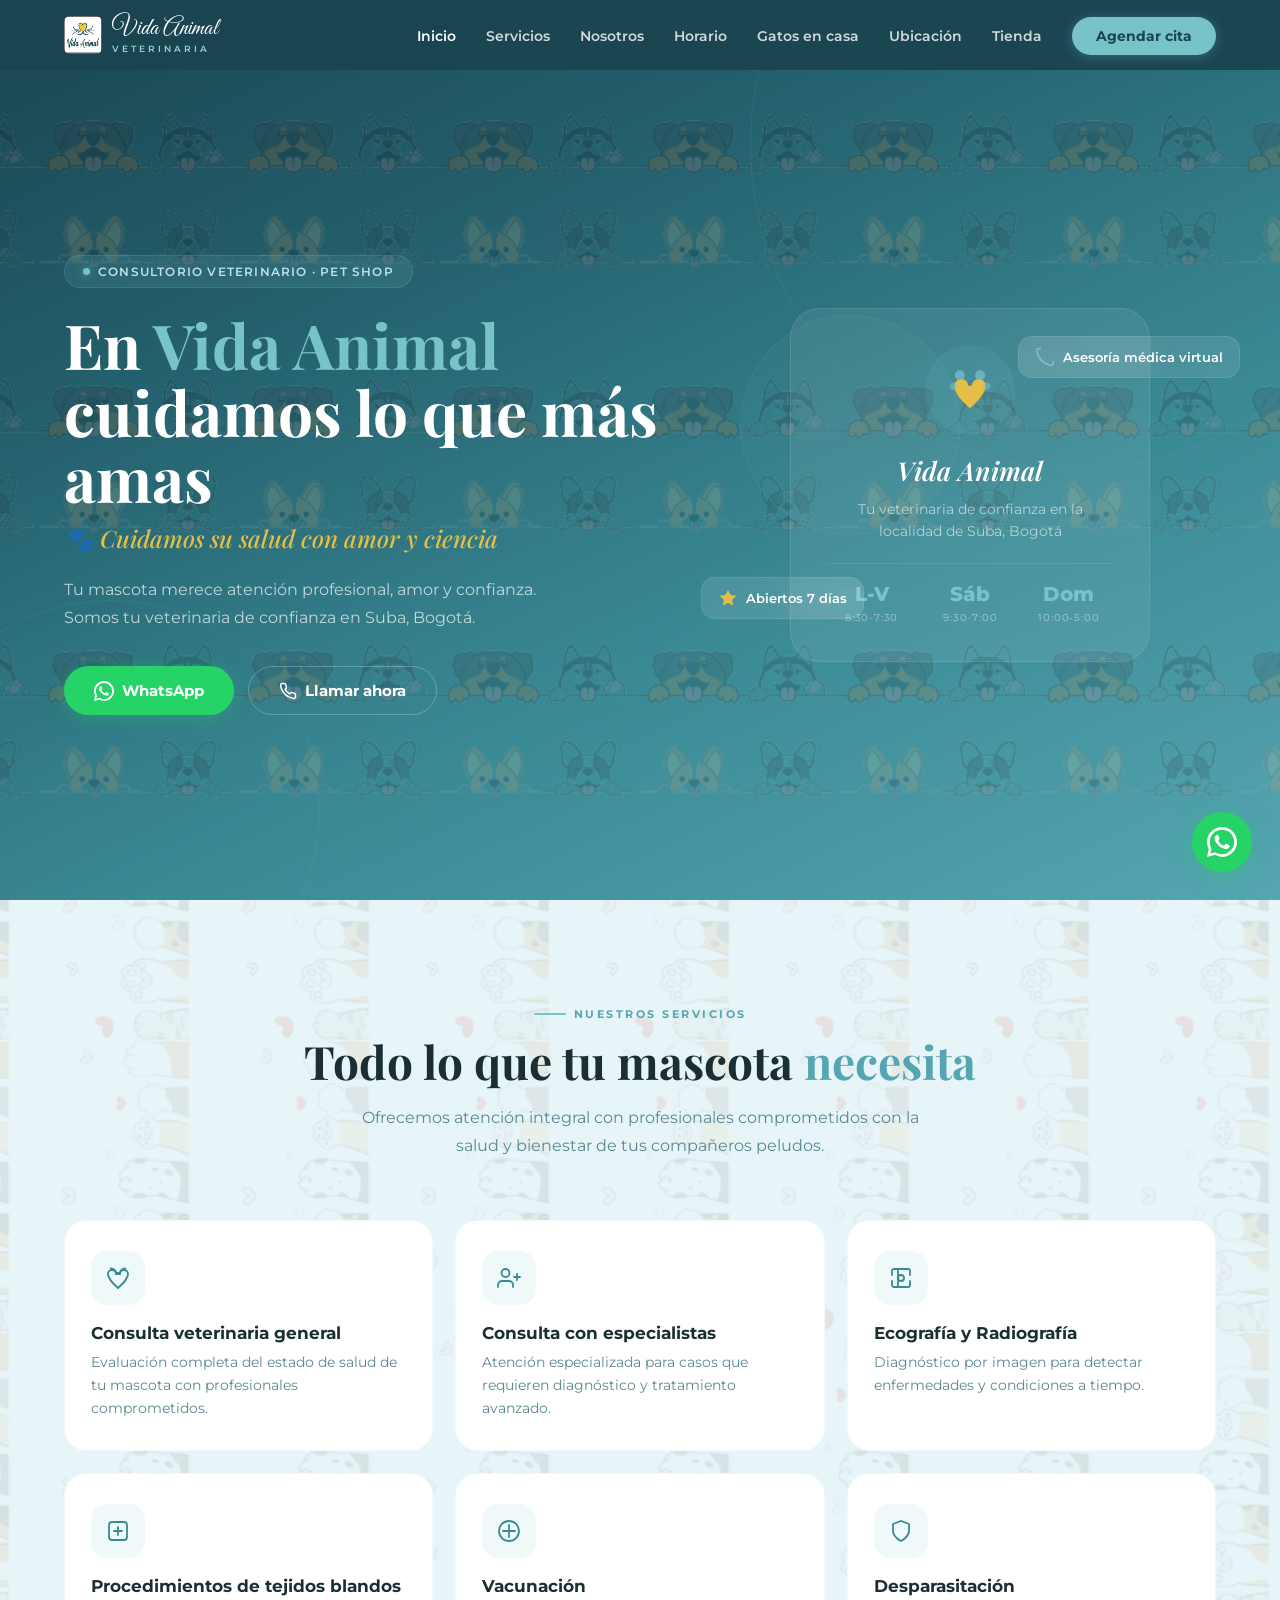
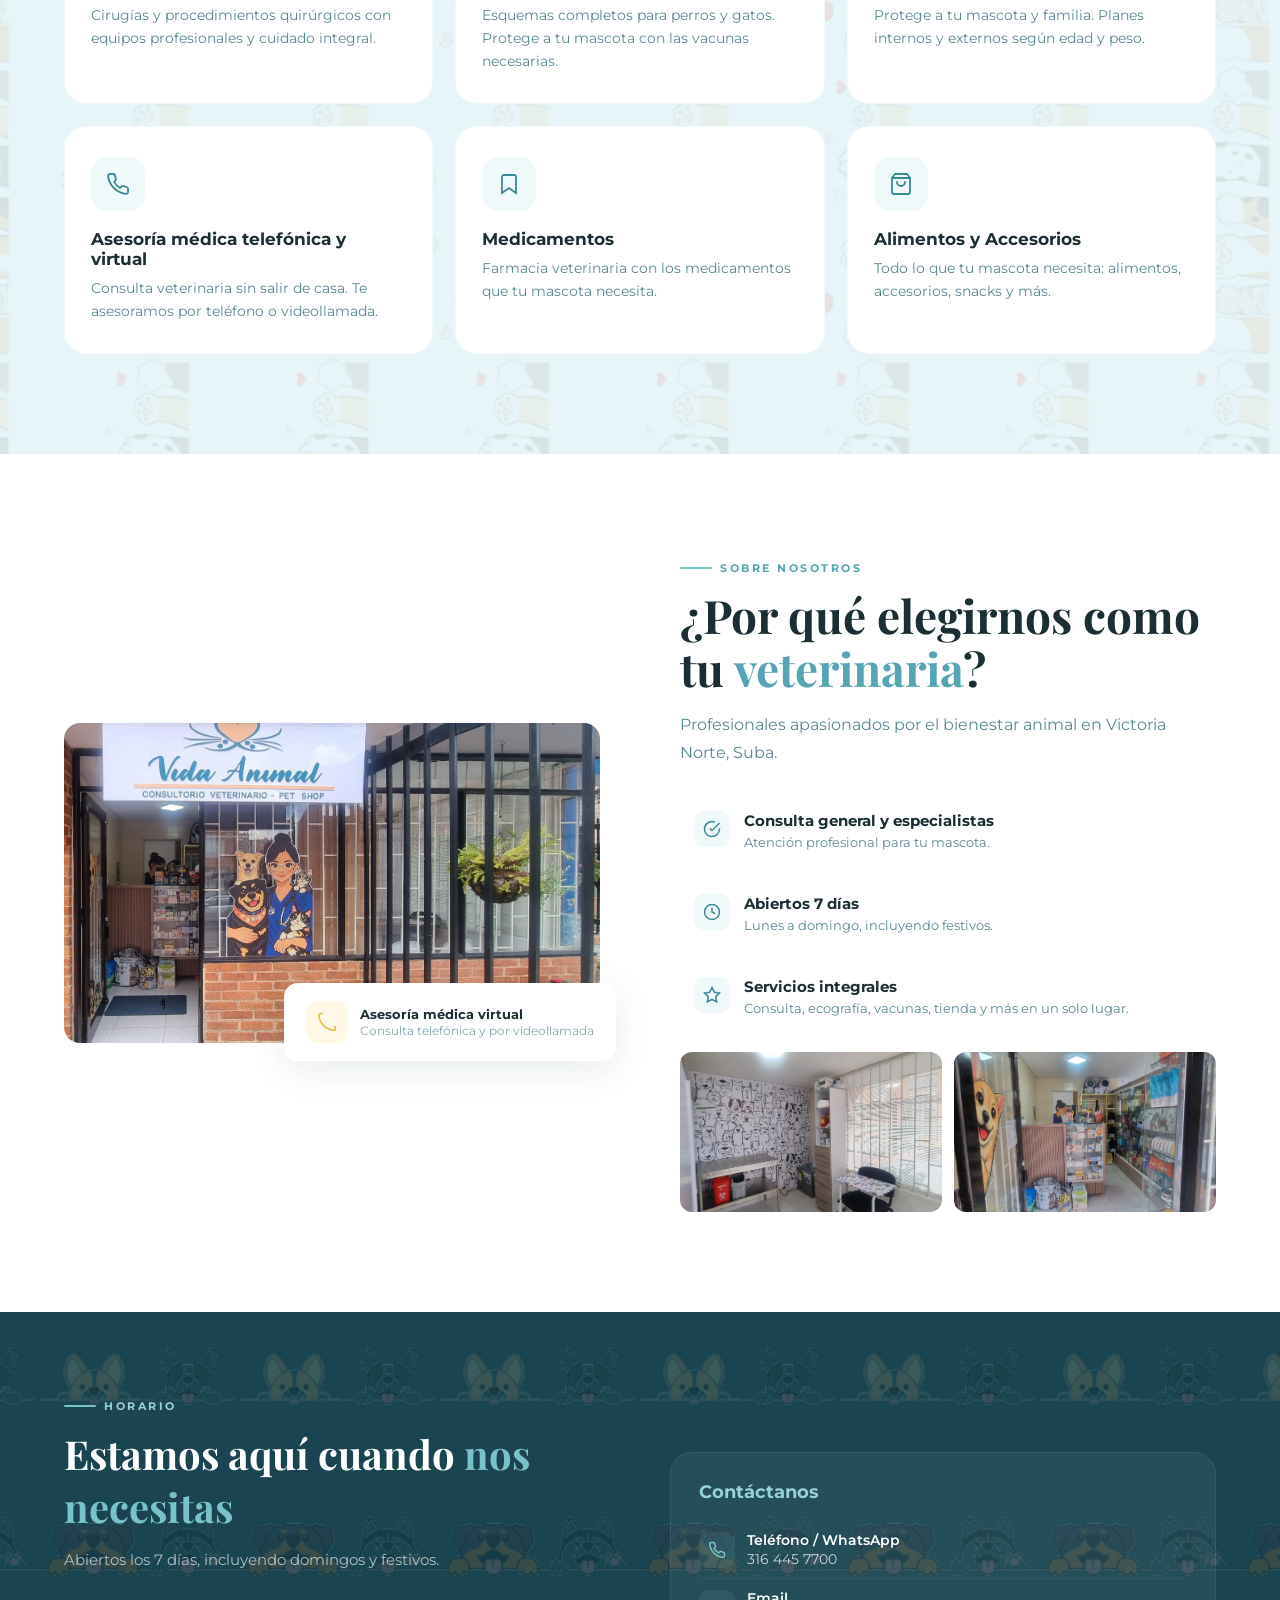
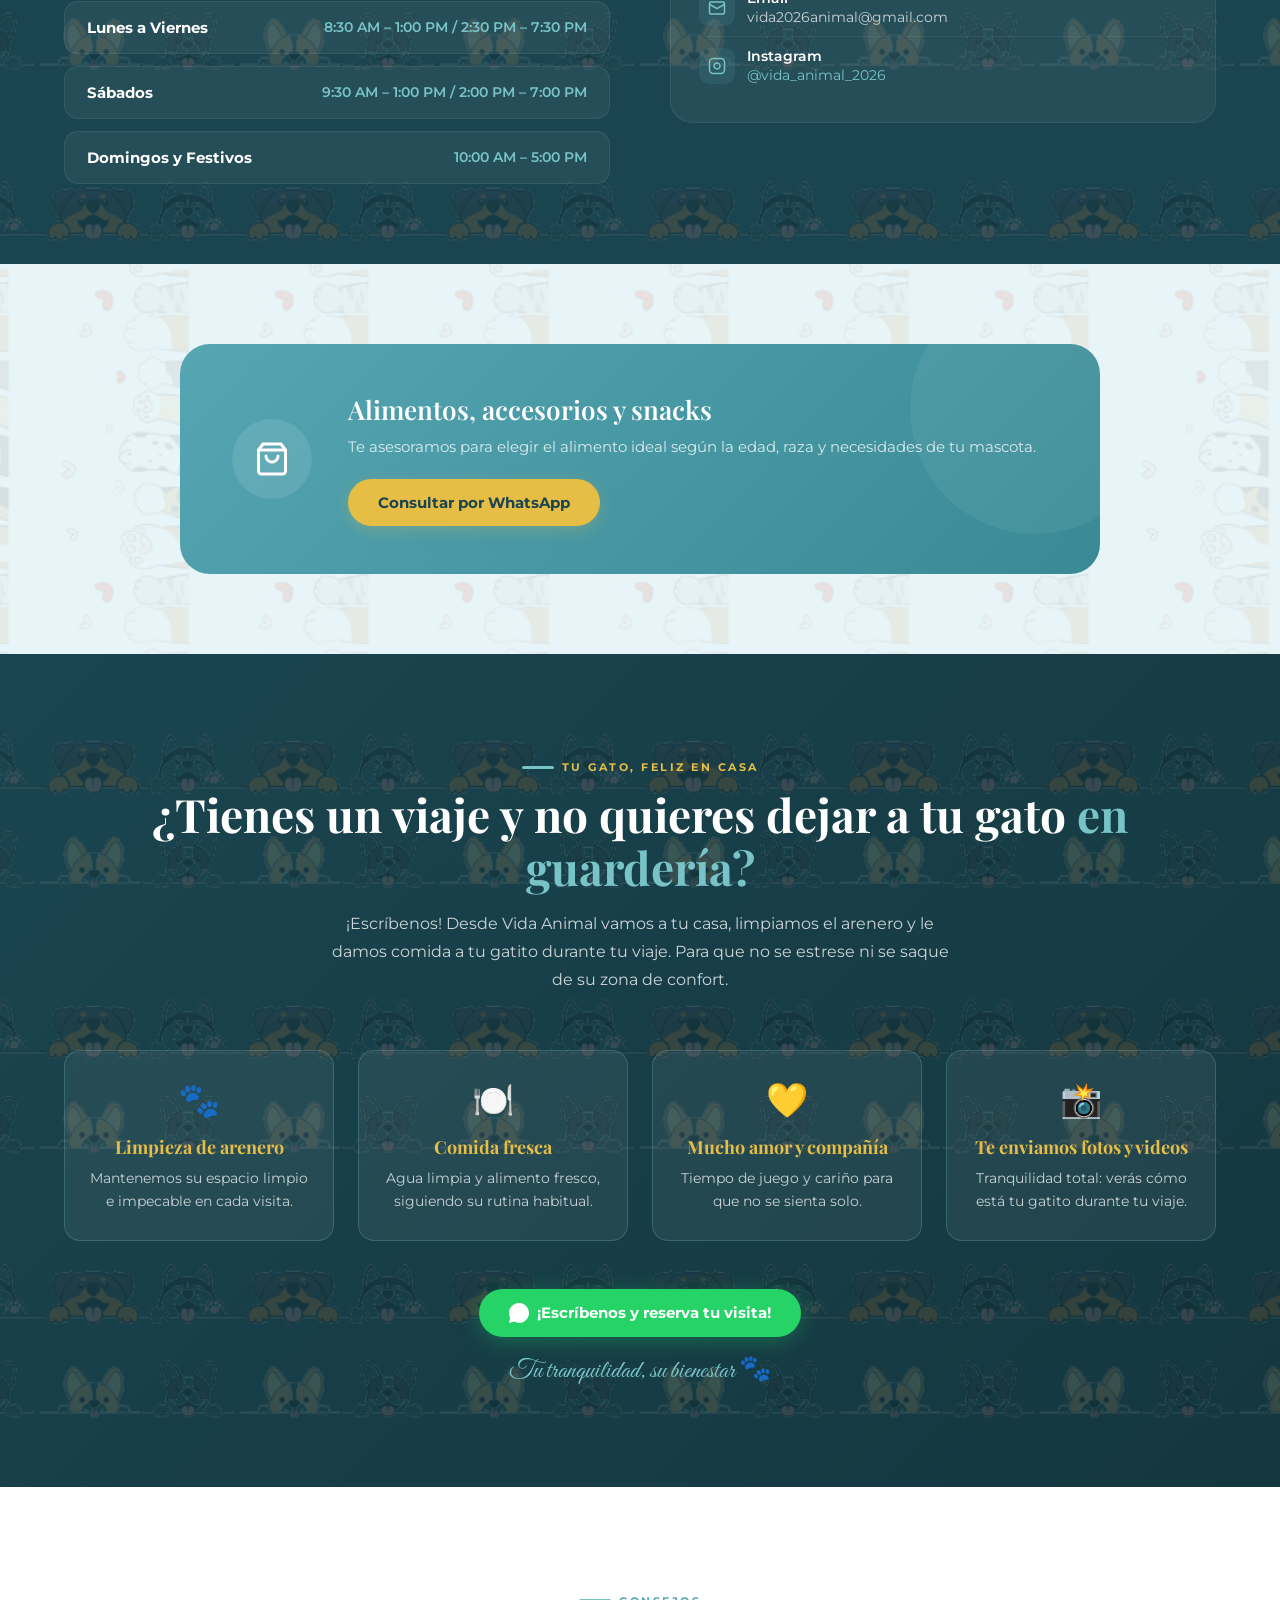
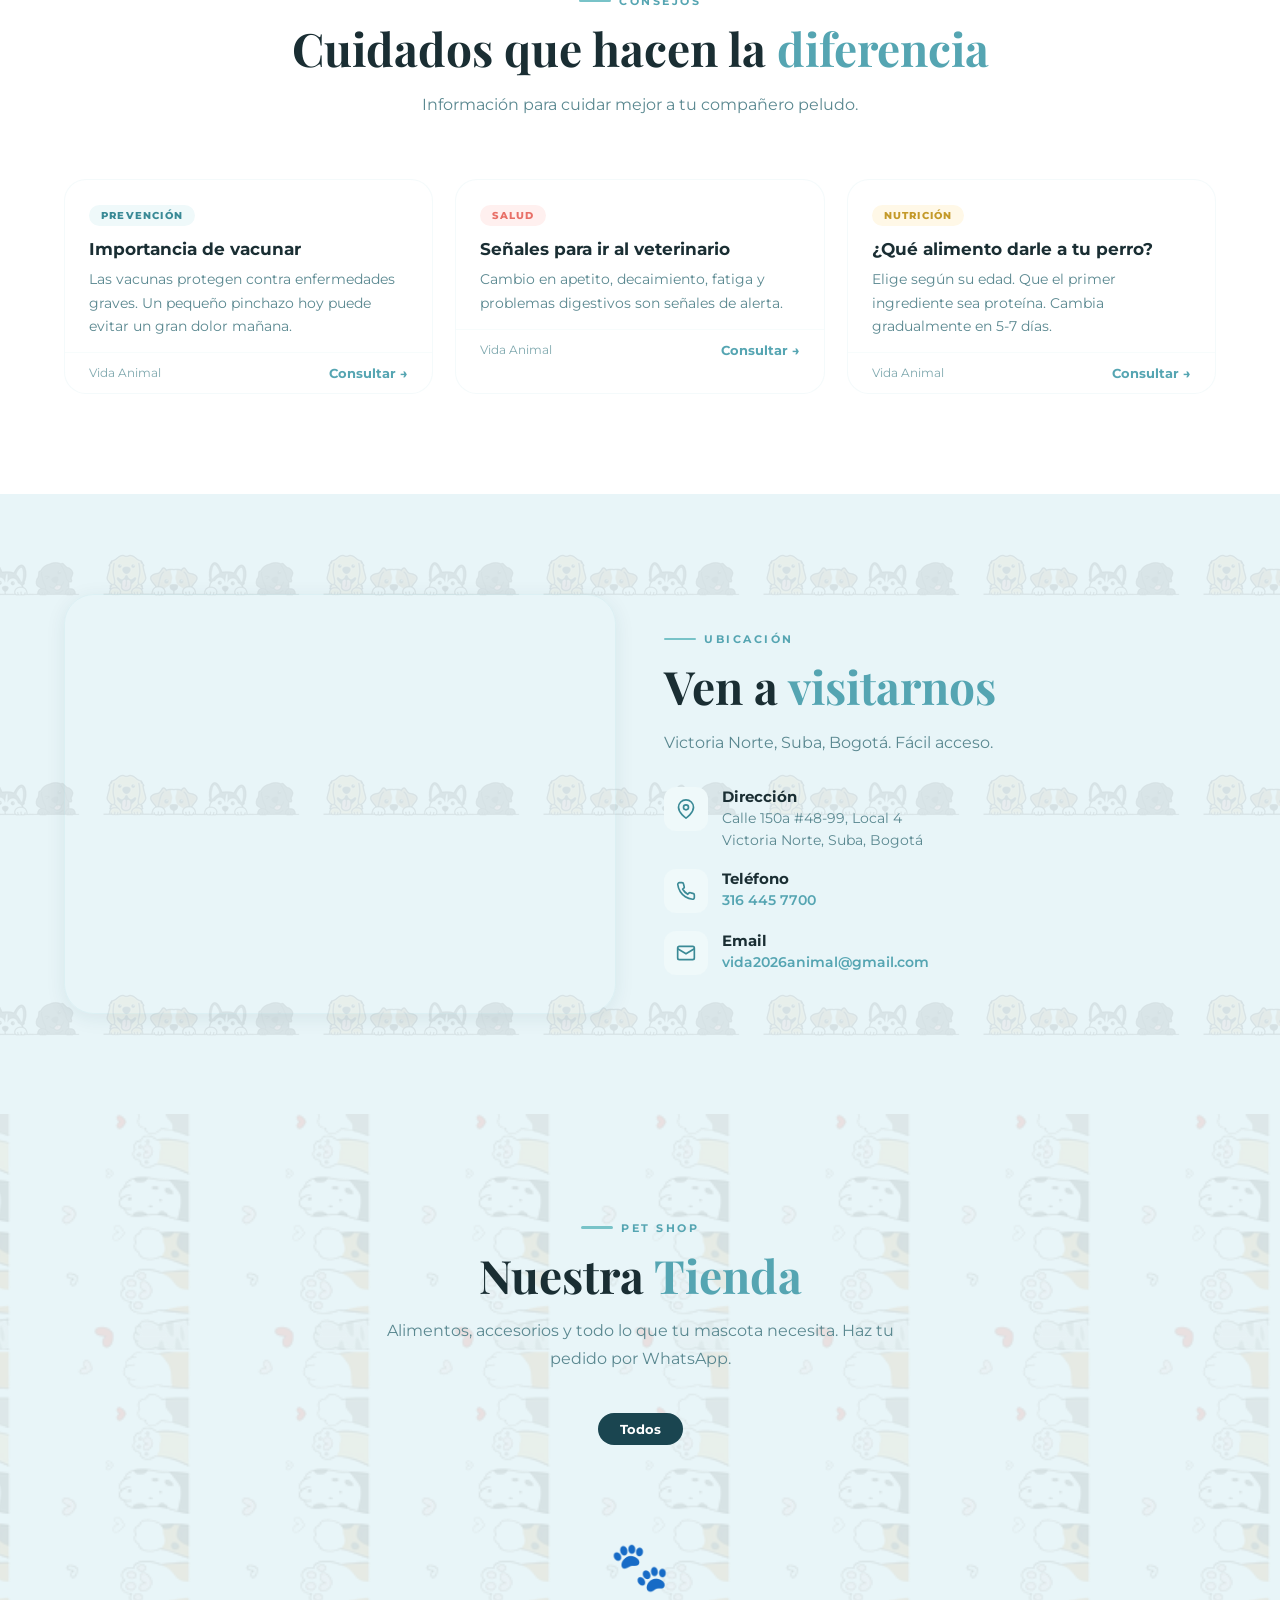
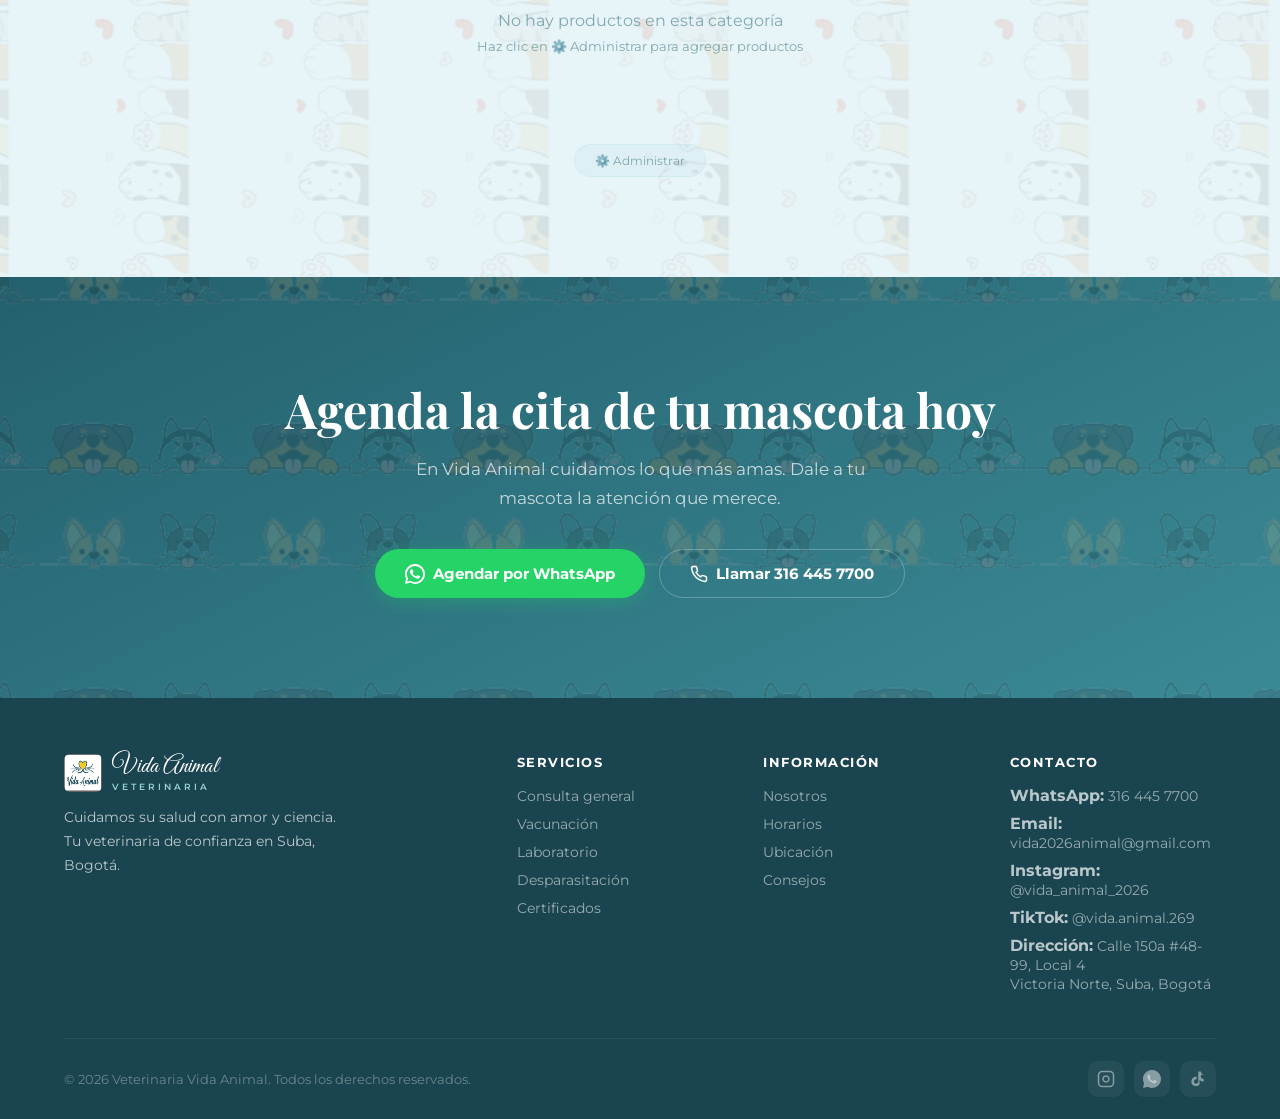
<file: index.html>
<!DOCTYPE html>
<html lang="es">
<head>
  <meta charset="UTF-8">
  <meta name="viewport" content="width=device-width, initial-scale=1.0">
  <meta name="description" content="Veterinaria Vida Animal - Cuidamos su salud con amor y ciencia. Consulta presencial y a domicilio en Suba, Bogotá.">
  <meta name="keywords" content="veterinaria, Suba, Bogotá, mascotas, vacunación, consulta veterinaria, domicilio">
  <meta name="author" content="Veterinaria Vida Animal">

  <title>Vida Animal | Veterinaria - Cuidamos su salud con amor y ciencia</title>

  <!-- Favicon -->
  <link rel="icon" type="image/x-icon" href="favicon.ico">
  <link rel="apple-touch-icon" href="favicon-180.png">

  <!-- Google Fonts: Great Vibes (logo), Playfair Display (títulos), Montserrat (cuerpo) -->
  <link rel="preconnect" href="https://fonts.googleapis.com">
  <link rel="preconnect" href="https://fonts.gstatic.com" crossorigin>
  <link href="https://fonts.googleapis.com/css2?family=Great+Vibes&family=Playfair+Display:ital,wght@0,400;0,600;0,700;1,400&family=Montserrat:wght@300;400;500;600;700;800&display=swap" rel="stylesheet">

  <!-- Stylesheet -->
  <link rel="stylesheet" href="styles.css">
</head>
<body>

  <!-- ================================
       NAVIGATION
       ================================ -->
  <nav id="navbar">
    <div class="nav-inner">
      <a href="#" class="nav-logo">
        <img src="logo_vida_animal.jpeg" alt="Vida Animal Logo" width="42" height="42" style="border-radius:6px;">
        <div class="nav-logo-text">
          <span class="nav-logo-name">Vida Animal</span>
          <span class="nav-logo-sub">Veterinaria</span>
        </div>
      </a>
      <ul class="nav-links">
        <li><a href="#inicio">Inicio</a></li>
        <li><a href="#servicios">Servicios</a></li>
        <li><a href="#nosotros">Nosotros</a></li>
        <li><a href="#horario">Horario</a></li>
        <li><a href="#gatos-en-casa">Gatos en casa</a></li>
        <li><a href="#ubicacion">Ubicación</a></li>
        <li><a href="#tienda">Tienda</a></li>
        <li><a href="https://wa.me/573164457700" class="nav-cta" target="_blank" rel="noopener">Agendar cita</a></li>
      </ul>
      <button class="hamburger" onclick="toggleMenu()" aria-label="Abrir menú">
        <span></span><span></span><span></span>
      </button>
    </div>
  </nav>

  <!-- Mobile Menu -->
  <div class="mobile-menu" id="mobileMenu">
    <a href="#inicio">Inicio</a>
    <a href="#servicios">Servicios</a>
    <a href="#nosotros">Nosotros</a>
    <a href="#horario">Horario</a>
    <a href="#gatos-en-casa">Gatos en casa</a>
    <a href="#ubicacion">Ubicación</a>
    <a href="#tienda">Tienda</a>
    <a href="https://wa.me/573164457700" target="_blank" rel="noopener"
       style="background:var(--turq-400);color:var(--turq-900);padding:12px 32px;border-radius:50px;font-weight:700;">
      Agendar cita
    </a>
  </div>


  <!-- ================================
       HERO
       ================================ -->
  <section class="hero" id="inicio">
    <div class="watermark wm-dark"></div>
    <div class="hero-circles">
      <div class="c1"></div>
      <div class="c2"></div>
      <div class="c3"></div>
    </div>

    <div class="hero-inner">
      <div class="hero-text">
        <div class="hero-badge">
          <span class="dot"></span> Consultorio veterinario · Pet Shop
        </div>
        <h1 class="hero-title">En <span>Vida Animal</span> cuidamos lo que más amas</h1>
        <p class="hero-slogan">🐾 Cuidamos su salud con amor y ciencia</p>
        <p class="hero-desc">
          Tu mascota merece atención profesional, amor y confianza.
          Somos tu veterinaria de confianza en Suba, Bogotá.
        </p>
        <div class="hero-buttons">
          <a href="https://wa.me/573164457700" class="btn btn-wa" target="_blank" rel="noopener">
            <svg width="20" height="20" viewBox="0 0 24 24" fill="currentColor"><path d="M17.472 14.382c-.297-.149-1.758-.867-2.03-.967-.273-.099-.471-.148-.67.15-.197.297-.767.966-.94 1.164-.173.199-.347.223-.644.075-.297-.15-1.255-.463-2.39-1.475-.883-.788-1.48-1.761-1.653-2.059-.173-.297-.018-.458.13-.606.134-.133.298-.347.446-.52.149-.174.198-.298.298-.497.099-.198.05-.371-.025-.52-.075-.149-.669-1.612-.916-2.207-.242-.579-.487-.5-.669-.51l-.57-.01c-.198 0-.52.074-.792.372-.272.297-1.04 1.016-1.04 2.479 0 1.462 1.065 2.875 1.213 3.074.149.198 2.096 3.2 5.077 4.487.709.306 1.262.489 1.694.625.712.227 1.36.195 1.871.118.571-.085 1.758-.719 2.006-1.413.248-.694.248-1.289.173-1.413-.074-.124-.272-.198-.57-.347z"/><path d="M12 0C5.373 0 0 5.373 0 12c0 2.025.505 3.938 1.395 5.613L0 24l6.578-1.727A11.94 11.94 0 0012 24c6.627 0 12-5.373 12-12S18.627 0 12 0zm0 21.75c-1.875 0-3.637-.488-5.17-1.348l-.37-.22-3.838 1.007 1.024-3.74-.24-.383A9.71 9.71 0 012.25 12c0-5.385 4.365-9.75 9.75-9.75s9.75 4.365 9.75 9.75-4.365 9.75-9.75 9.75z"/></svg>
            WhatsApp
          </a>
          <a href="tel:+573164457700" class="btn btn-outline">
            <svg width="18" height="18" viewBox="0 0 24 24" fill="none" stroke="currentColor" stroke-width="2"><path d="M22 16.92v3a2 2 0 01-2.18 2 19.79 19.79 0 01-8.63-3.07 19.5 19.5 0 01-6-6 19.79 19.79 0 01-3.07-8.67A2 2 0 014.11 2h3a2 2 0 012 1.72c.127.96.361 1.903.7 2.81a2 2 0 01-.45 2.11L8.09 9.91a16 16 0 006 6l1.27-1.27a2 2 0 012.11-.45c.907.339 1.85.573 2.81.7A2 2 0 0122 16.92z"/></svg>
            Llamar ahora
          </a>
        </div>
      </div>

      <div class="hero-visual">
        <div class="hero-card">
          <div class="hero-heart">
            <svg viewBox="0 0 52 52" fill="none">
              <path d="M26 46c-3-3-17-14.5-17-24.5a7.5 7.5 0 0115 0h4a7.5 7.5 0 0115 0c0 10-14 21.5-17 24.5z" fill="#E6BE46"/>
              <circle cx="15" cy="10" r="5.5" fill="#78C3C8" opacity=".7"/>
              <circle cx="37" cy="10" r="5.5" fill="#78C3C8" opacity=".7"/>
              <circle cx="8" cy="22" r="4" fill="#78C3C8" opacity=".5"/>
              <circle cx="44" cy="22" r="4" fill="#78C3C8" opacity=".5"/>
            </svg>
          </div>
          <h3>Vida Animal</h3>
          <p>Tu veterinaria de confianza en la localidad de Suba, Bogotá</p>
          <div class="hero-stats">
            <div class="hero-stat"><b>L-V</b><small>8:30-7:30</small></div>
            <div class="hero-stat"><b>Sáb</b><small>9:30-7:00</small></div>
            <div class="hero-stat"><b>Dom</b><small>10:00-5:00</small></div>
          </div>
        </div>

        <div class="float-tag ft1">
          <svg viewBox="0 0 24 24" fill="none" stroke="#78C3C8" stroke-width="2"><path d="M22 16.92v3a2 2 0 01-2.18 2 19.79 19.79 0 01-8.63-3.07 19.5 19.5 0 01-6-6 19.79 19.79 0 01-3.07-8.67A2 2 0 014.11 2h3"/></svg>
          Asesoría médica virtual
        </div>
        <div class="float-tag ft2">
          <svg viewBox="0 0 24 24" fill="#E6BE46" stroke="none"><path d="M12 2l3.09 6.26L22 9.27l-5 4.87 1.18 6.88L12 17.77l-6.18 3.25L7 14.14 2 9.27l6.91-1.01L12 2z"/></svg>
          Abiertos 7 días
        </div>
      </div>
    </div>
  </section>


  <!-- ================================
       SERVICES
       ================================ -->
  <section class="services" id="servicios" style="background-color:#E8F5F8;">
    <div class="watermark wm-light"></div>
    <div class="services-header container">
      <div class="s-label"><span class="bar"></span> Nuestros servicios</div>
      <h2 class="s-title">Todo lo que tu mascota <span>necesita</span></h2>
      <p class="s-desc">Ofrecemos atención integral con profesionales comprometidos con la salud y bienestar de tus compañeros peludos.</p>
    </div>
    <div class="services-grid">
      <div class="svc reveal">
        <div class="svc-icon"><svg viewBox="0 0 24 24" fill="none" stroke="currentColor" stroke-width="1.8" stroke-linecap="round"><path d="M4.8 2.3A5 5 0 0110 7H14a5 5 0 015.2-4.7"/><path d="M12 22c-6-5.5-10-9.5-10-14a4 4 0 018 0h4a4 4 0 018 0c0 4.5-4 8.5-10 14z"/></svg></div>
        <h3>Consulta veterinaria general</h3>
        <p>Evaluación completa del estado de salud de tu mascota con profesionales comprometidos.</p>
      </div>
      <div class="svc reveal">
        <div class="svc-icon"><svg viewBox="0 0 24 24" fill="none" stroke="currentColor" stroke-width="1.8" stroke-linecap="round"><path d="M16 21v-2a4 4 0 00-4-4H5a4 4 0 00-4 4v2"/><circle cx="8.5" cy="7" r="4"/><path d="M20 8v6M23 11h-6"/></svg></div>
        <h3>Consulta con especialistas</h3>
        <p>Atención especializada para casos que requieren diagnóstico y tratamiento avanzado.</p>
      </div>
      <div class="svc reveal">
        <div class="svc-icon"><svg viewBox="0 0 24 24" fill="none" stroke="currentColor" stroke-width="1.8" stroke-linecap="round"><path d="M9 3H5a2 2 0 00-2 2v4m6-6h10a2 2 0 012 2v4M9 3v18m0 0h10a2 2 0 002-2v-4M9 21H5a2 2 0 01-2-2v-4"/><circle cx="12" cy="12" r="3"/></svg></div>
        <h3>Ecografía y Radiografía</h3>
        <p>Diagnóstico por imagen para detectar enfermedades y condiciones a tiempo.</p>
      </div>
      <div class="svc reveal">
        <div class="svc-icon"><svg viewBox="0 0 24 24" fill="none" stroke="currentColor" stroke-width="1.8" stroke-linecap="round"><rect x="3" y="3" width="18" height="18" rx="3"/><path d="M12 8v8M8 12h8"/></svg></div>
        <h3>Procedimientos de tejidos blandos</h3>
        <p>Cirugías y procedimientos quirúrgicos con equipos profesionales y cuidado integral.</p>
      </div>
      <div class="svc reveal">
        <div class="svc-icon"><svg viewBox="0 0 24 24" fill="none" stroke="currentColor" stroke-width="1.8" stroke-linecap="round"><circle cx="12" cy="12" r="10"/><path d="M12 6v12M6 12h12"/></svg></div>
        <h3>Vacunación</h3>
        <p>Esquemas completos para perros y gatos. Protege a tu mascota con las vacunas necesarias.</p>
      </div>
      <div class="svc reveal">
        <div class="svc-icon"><svg viewBox="0 0 24 24" fill="none" stroke="currentColor" stroke-width="1.8" stroke-linecap="round"><path d="M12 22s8-4 8-10V5l-8-3-8 3v7c0 6 8 10 8 10z"/></svg></div>
        <h3>Desparasitación</h3>
        <p>Protege a tu mascota y familia. Planes internos y externos según edad y peso.</p>
      </div>
      <div class="svc reveal">
        <div class="svc-icon"><svg viewBox="0 0 24 24" fill="none" stroke="currentColor" stroke-width="1.8" stroke-linecap="round"><path d="M22 16.92v3a2 2 0 01-2.18 2 19.79 19.79 0 01-8.63-3.07 19.5 19.5 0 01-6-6 19.79 19.79 0 01-3.07-8.67A2 2 0 014.11 2h3a2 2 0 012 1.72c.127.96.361 1.903.7 2.81a2 2 0 01-.45 2.11L8.09 9.91a16 16 0 006 6l1.27-1.27a2 2 0 012.11-.45c.907.339 1.85.573 2.81.7A2 2 0 0122 16.92z"/></svg></div>
        <h3>Asesoría médica telefónica y virtual</h3>
        <p>Consulta veterinaria sin salir de casa. Te asesoramos por teléfono o videollamada.</p>
      </div>
      <div class="svc reveal">
        <div class="svc-icon"><svg viewBox="0 0 24 24" fill="none" stroke="currentColor" stroke-width="1.8" stroke-linecap="round"><path d="M19 21l-7-5-7 5V5a2 2 0 012-2h10a2 2 0 012 2z"/></svg></div>
        <h3>Medicamentos</h3>
        <p>Farmacia veterinaria con los medicamentos que tu mascota necesita.</p>
      </div>
      <div class="svc reveal">
        <div class="svc-icon"><svg viewBox="0 0 24 24" fill="none" stroke="currentColor" stroke-width="1.8" stroke-linecap="round"><path d="M6 2L3 6v14a2 2 0 002 2h14a2 2 0 002-2V6l-3-4z"/><line x1="3" y1="6" x2="21" y2="6"/><path d="M16 10a4 4 0 01-8 0"/></svg></div>
        <h3>Alimentos y Accesorios</h3>
        <p>Todo lo que tu mascota necesita: alimentos, accesorios, snacks y más.</p>
      </div>
    </div>
  </section>


  <!-- ================================
       ABOUT
       ================================ -->
  <section class="about" id="nosotros">
    <div class="container about-grid">
      <div class="about-visual reveal">
        <img src="foto-fachada.jpeg" alt="Fachada Vida Animal" style="width:100%;border-radius:16px;object-fit:cover;max-height:320px;">
        <div class="about-badge">
          <div class="about-badge-icon">
            <svg width="20" height="20" viewBox="0 0 24 24" fill="none" stroke="#E6BE46" stroke-width="2"><path d="M22 16.92v3a2 2 0 01-2.18 2 19.79 19.79 0 01-8.63-3.07 19.5 19.5 0 01-6-6 19.79 19.79 0 01-3.07-8.67A2 2 0 014.11 2h3"/></svg>
          </div>
          <div class="about-badge-text">
            <strong>Asesoría médica virtual</strong>
            <span>Consulta telefónica y por videollamada</span>
          </div>
        </div>
      </div>

      <div class="about-content">
        <div class="s-label"><span class="bar"></span> Sobre nosotros</div>
        <h2 class="s-title">¿Por qué elegirnos como tu <span>veterinaria</span>?</h2>
        <p class="s-desc">Profesionales apasionados por el bienestar animal en Victoria Norte, Suba.</p>
        <div class="about-features">
          <div class="about-feat reveal">
            <div class="about-feat-icon"><svg width="18" height="18" viewBox="0 0 24 24" fill="none" stroke="currentColor" stroke-width="2"><path d="M22 11.08V12a10 10 0 11-5.93-9.14"/><polyline points="22 4 12 14.01 9 11.01"/></svg></div>
            <div><h4>Consulta general y especialistas</h4><p>Atención profesional para tu mascota.</p></div>
          </div>
          <div class="about-feat reveal">
            <div class="about-feat-icon"><svg width="18" height="18" viewBox="0 0 24 24" fill="none" stroke="currentColor" stroke-width="2"><circle cx="12" cy="12" r="10"/><polyline points="12 6 12 12 16 14"/></svg></div>
            <div><h4>Abiertos 7 días</h4><p>Lunes a domingo, incluyendo festivos.</p></div>
          </div>
          <div class="about-feat reveal">
            <div class="about-feat-icon"><svg width="18" height="18" viewBox="0 0 24 24" fill="none" stroke="currentColor" stroke-width="2"><path d="M12 2l3.09 6.26L22 9.27l-5 4.87 1.18 6.88L12 17.77l-6.18 3.25L7 14.14 2 9.27l6.91-1.01L12 2z"/></svg></div>
            <div><h4>Servicios integrales</h4><p>Consulta, ecografía, vacunas, tienda y más en un solo lugar.</p></div>
          </div>
        </div>
        <div style="display:grid;grid-template-columns:1fr 1fr;gap:12px;margin-top:20px;">
          <img src="foto-consultorio.jpeg" alt="Consultorio" style="width:100%;height:160px;object-fit:cover;border-radius:12px;">
          <img src="foto-interior.jpeg" alt="Interior tienda" style="width:100%;height:160px;object-fit:cover;border-radius:12px;">
        </div>
      </div>
    </div>
  </section>


  <!-- ================================
       SCHEDULE
       ================================ -->
  <section class="schedule" id="horario">
    <div class="watermark wm-dark"></div>
    <div class="container schedule-inner">
      <div class="schedule-text">
        <div class="s-label" style="color:var(--turq-300)"><span class="bar"></span> Horario</div>
        <h2>Estamos aquí cuando <span>nos necesitas</span></h2>
        <p>Abiertos los 7 días, incluyendo domingos y festivos.</p>
        <div class="sch-cards">
          <div class="sch-card"><span class="day">Lunes a Viernes</span><span class="time">8:30 AM – 1:00 PM / 2:30 PM – 7:30 PM</span></div>
          <div class="sch-card"><span class="day">Sábados</span><span class="time">9:30 AM – 1:00 PM / 2:00 PM – 7:00 PM</span></div>
          <div class="sch-card"><span class="day">Domingos y Festivos</span><span class="time">10:00 AM – 5:00 PM</span></div>
        </div>
      </div>
      <div>
        <div class="contact-box">
          <h3>Contáctanos</h3>
          <div class="c-item">
            <div class="c-item-icon"><svg viewBox="0 0 24 24" fill="none" stroke="currentColor" stroke-width="2"><path d="M22 16.92v3a2 2 0 01-2.18 2 19.79 19.79 0 01-8.63-3.07 19.5 19.5 0 01-6-6 19.79 19.79 0 01-3.07-8.67A2 2 0 014.11 2h3a2 2 0 012 1.72c.127.96.361 1.903.7 2.81a2 2 0 01-.45 2.11L8.09 9.91a16 16 0 006 6l1.27-1.27a2 2 0 012.11-.45c.907.339 1.85.573 2.81.7A2 2 0 0122 16.92z"/></svg></div>
            <div class="c-item-text"><strong>Teléfono / WhatsApp</strong>316 445 7700</div>
          </div>
          <div class="c-item">
            <div class="c-item-icon"><svg viewBox="0 0 24 24" fill="none" stroke="currentColor" stroke-width="2"><rect x="2" y="4" width="20" height="16" rx="2"/><path d="M22 7l-10 6L2 7"/></svg></div>
            <div class="c-item-text"><strong>Email</strong>vida2026animal@gmail.com</div>
          </div>
          <div class="c-item">
            <div class="c-item-icon"><svg viewBox="0 0 24 24" fill="none" stroke="currentColor" stroke-width="2"><rect x="2" y="2" width="20" height="20" rx="5"/><path d="M16 11.37A4 4 0 1112.63 8 4 4 0 0116 11.37z"/><line x1="17.5" y1="6.5" x2="17.51" y2="6.5"/></svg></div>
            <div class="c-item-text"><strong>Instagram</strong><a href="https://instagram.com/vida_animal_2026" target="_blank" rel="noopener">@vida_animal_2026</a></div>
          </div>
        </div>
      </div>
    </div>
  </section>


  <!-- ================================
       PROMO
       ================================ -->
  <section class="promo" style="background-color:#E8F5F8;">
    <div class="watermark wm-light"></div>
    <div class="container">
      <div class="promo-card reveal">
        <div class="promo-icon">
          <svg viewBox="0 0 24 24" fill="none" stroke="#fff" stroke-width="2" stroke-linecap="round"><path d="M6 2L3 6v14a2 2 0 002 2h14a2 2 0 002-2V6l-3-4z"/><line x1="3" y1="6" x2="21" y2="6"/><path d="M16 10a4 4 0 01-8 0"/></svg>
        </div>
        <div class="promo-body">
          <h3>Alimentos, accesorios y snacks</h3>
          <p>Te asesoramos para elegir el alimento ideal según la edad, raza y necesidades de tu mascota.</p>
          <a href="https://wa.me/573164457700?text=Hola,%20quiero%20información%20sobre%20productos" class="btn btn-gold" target="_blank" rel="noopener">Consultar por WhatsApp</a>
        </div>
      </div>
    </div>
  </section>


  <!-- ================================
       GATOS EN CASA (Visitas a domicilio)
       ================================ -->
  <section class="cat-home" id="gatos-en-casa">
    <div class="watermark wm-dark"></div>
    <div class="container">
      <div class="cathome-header reveal">
        <div class="s-label"><span class="bar"></span> Tu gato, feliz en casa</div>
        <h2 class="s-title">¿Tienes un viaje y no quieres dejar a tu gato <span>en guardería?</span></h2>
        <p class="s-desc">¡Escríbenos! Desde Vida Animal vamos a tu casa, limpiamos el arenero y le damos comida a tu gatito durante tu viaje. Para que no se estrese ni se saque de su zona de confort.</p>
      </div>
      <div class="cathome-grid">
        <div class="cathome-item reveal">
          <div class="cathome-icon">🐾</div>
          <h4>Limpieza de arenero</h4>
          <p>Mantenemos su espacio limpio e impecable en cada visita.</p>
        </div>
        <div class="cathome-item reveal">
          <div class="cathome-icon">🍽️</div>
          <h4>Comida fresca</h4>
          <p>Agua limpia y alimento fresco, siguiendo su rutina habitual.</p>
        </div>
        <div class="cathome-item reveal">
          <div class="cathome-icon">💛</div>
          <h4>Mucho amor y compañía</h4>
          <p>Tiempo de juego y cariño para que no se sienta solo.</p>
        </div>
        <div class="cathome-item reveal">
          <div class="cathome-icon">📸</div>
          <h4>Te enviamos fotos y videos</h4>
          <p>Tranquilidad total: verás cómo está tu gatito durante tu viaje.</p>
        </div>
      </div>
      <div class="cathome-cta reveal">
        <a href="https://wa.me/573164457700?text=Hola,%20quiero%20reservar%20una%20visita%20a%20domicilio%20para%20mi%20gato" class="btn btn-wa" target="_blank" rel="noopener">
          <svg viewBox="0 0 24 24" fill="currentColor" width="20" height="20"><path d="M17.472 14.382c-.297-.149-1.758-.867-2.03-.967-.273-.099-.471-.148-.67.15-.197.297-.767.966-.94 1.164-.173.199-.347.223-.644.075-.297-.15-1.255-.463-2.39-1.475-.883-.788-1.48-1.761-1.653-2.059-.173-.297-.018-.458.13-.606.134-.133.298-.347.446-.52.149-.174.198-.298.298-.497.099-.198.05-.371-.025-.52-.075-.149-.669-1.612-.916-2.207-.242-.579-.487-.5-.669-.51l-.57-.01c-.198 0-.52.074-.792.372-.272.297-1.04 1.016-1.04 2.479 0 1.462 1.065 2.875 1.213 3.074.149.198 2.096 3.2 5.077 4.487.709.306 1.262.489 1.694.625.712.227 1.36.195 1.871.118.571-.085 1.758-.719 2.006-1.413.248-.694.248-1.289.173-1.413-.074-.124-.272-.198-.57-.347z"/><path d="M12 0C5.373 0 0 5.373 0 12c0 2.025.505 3.938 1.395 5.613L0 24l6.578-1.727A11.94 11.94 0 0012 24c6.627 0 12-5.373 12-12S18.627 0 12 0z"/></svg>
          ¡Escríbenos y reserva tu visita!
        </a>
        <p class="cathome-tagline">Tu tranquilidad, su bienestar 🐾</p>
      </div>
    </div>
  </section>


  <!-- ================================
       TIPS
       ================================ -->
  <section class="tips" id="consejos">
    <div class="tips-header container">
      <div class="s-label"><span class="bar"></span> Consejos</div>
      <h2 class="s-title">Cuidados que hacen la <span>diferencia</span></h2>
      <p class="s-desc">Información para cuidar mejor a tu compañero peludo.</p>
    </div>
    <div class="tips-grid">
      <div class="tip reveal">
        <div class="tip-head">
          <span class="tip-tag prev">Prevención</span>
          <h3>Importancia de vacunar</h3>
          <p>Las vacunas protegen contra enfermedades graves. Un pequeño pinchazo hoy puede evitar un gran dolor mañana.</p>
        </div>
        <div class="tip-foot">
          <span>Vida Animal</span>
          <a href="https://wa.me/573164457700?text=Hola,%20quiero%20agendar%20vacunación" target="_blank" rel="noopener">Consultar →</a>
        </div>
      </div>
      <div class="tip reveal">
        <div class="tip-head">
          <span class="tip-tag health">Salud</span>
          <h3>Señales para ir al veterinario</h3>
          <p>Cambio en apetito, decaimiento, fatiga y problemas digestivos son señales de alerta.</p>
        </div>
        <div class="tip-foot">
          <span>Vida Animal</span>
          <a href="https://wa.me/573164457700?text=Mi%20mascota%20tiene%20síntomas" target="_blank" rel="noopener">Consultar →</a>
        </div>
      </div>
      <div class="tip reveal">
        <div class="tip-head">
          <span class="tip-tag nutri">Nutrición</span>
          <h3>¿Qué alimento darle a tu perro?</h3>
          <p>Elige según su edad. Que el primer ingrediente sea proteína. Cambia gradualmente en 5-7 días.</p>
        </div>
        <div class="tip-foot">
          <span>Vida Animal</span>
          <a href="https://wa.me/573164457700?text=Quiero%20asesoría%20sobre%20alimento" target="_blank" rel="noopener">Consultar →</a>
        </div>
      </div>
    </div>
  </section>


  <!-- ================================
       LOCATION
       ================================ -->
  <section class="location" id="ubicacion" style="background-color:#E8F5F8;">
    <div class="watermark wm-perritos"></div>
    <div class="container">
      <div class="loc-grid">
        <div class="loc-map reveal">
          <iframe
            src="https://www.google.com/maps/embed?pb=!1m18!1m12!1m3!1d3976.2!2d-74.08!3d4.75!2m3!1f0!2f0!3f0!3m2!1i1024!2i768!4f13.1!3m3!1m2!1s0x0%3A0x0!2zNMKwNDUnMDAuMCJOIDc0wrAwNCw0OC4wIlc!5e0!3m2!1ses!2sco!4v1"
            loading="lazy"
            title="Ubicación Veterinaria Vida Animal"
            allowfullscreen>
          </iframe>
        </div>
        <div class="loc-info">
          <div class="s-label"><span class="bar"></span> Ubicación</div>
          <h2 class="s-title">Ven a <span>visitarnos</span></h2>
          <p class="s-desc">Victoria Norte, Suba, Bogotá. Fácil acceso.</p>
          <div class="loc-details">
            <div class="loc-detail">
              <div class="loc-detail-icon"><svg viewBox="0 0 24 24" fill="none" stroke="currentColor" stroke-width="2"><path d="M21 10c0 7-9 13-9 13s-9-6-9-13a9 9 0 0118 0z"/><circle cx="12" cy="10" r="3"/></svg></div>
              <div><h4>Dirección</h4><p>Calle 150a #48-99, Local 4<br>Victoria Norte, Suba, Bogotá</p></div>
            </div>
            <div class="loc-detail">
              <div class="loc-detail-icon"><svg viewBox="0 0 24 24" fill="none" stroke="currentColor" stroke-width="2"><path d="M22 16.92v3a2 2 0 01-2.18 2 19.79 19.79 0 01-8.63-3.07 19.5 19.5 0 01-6-6 19.79 19.79 0 01-3.07-8.67A2 2 0 014.11 2h3a2 2 0 012 1.72c.127.96.361 1.903.7 2.81a2 2 0 01-.45 2.11L8.09 9.91a16 16 0 006 6l1.27-1.27a2 2 0 012.11-.45c.907.339 1.85.573 2.81.7A2 2 0 0122 16.92z"/></svg></div>
              <div><h4>Teléfono</h4><p><a href="tel:+573164457700">316 445 7700</a></p></div>
            </div>
            <div class="loc-detail">
              <div class="loc-detail-icon"><svg viewBox="0 0 24 24" fill="none" stroke="currentColor" stroke-width="2"><rect x="2" y="4" width="20" height="16" rx="2"/><path d="M22 7l-10 6L2 7"/></svg></div>
              <div><h4>Email</h4><p><a href="mailto:vida2026animal@gmail.com">vida2026animal@gmail.com</a></p></div>
            </div>
          </div>
        </div>
      </div>
    </div>
  </section>


  <!-- ================================
       TIENDA
       ================================ -->
  <section class="tienda" id="tienda">
    <div class="watermark wm-light"></div>
    <div class="container">
      <div class="tienda-header">
        <div class="s-label"><span class="bar"></span> Pet Shop</div>
        <h2 class="s-title">Nuestra <span>Tienda</span></h2>
        <p class="s-desc">Alimentos, accesorios y todo lo que tu mascota necesita. Haz tu pedido por WhatsApp.</p>
      </div>

      <!-- Category filters -->
      <div class="tienda-cats" id="tiendaCats"></div>

      <!-- Products grid -->
      <div class="tienda-grid" id="tiendaGrid">
        <div class="tienda-empty">
          <div style="font-size:48px;margin-bottom:16px;">🐾</div>
          <p>Próximamente productos disponibles</p>
        </div>
      </div>

      <!-- Admin button (small, discreet) -->
      <div style="text-align:center;margin-top:30px;">
        <button onclick="showAdminLogin()" class="btn-admin-toggle">⚙️ Administrar</button>
      </div>
    </div>
  </section>

  <!-- Cart floating button -->
  <div class="cart-float" id="cartFloat" onclick="toggleCart()" style="display:none;">
    🛒 <span id="cartCount">0</span>
  </div>

  <!-- Cart Sidebar -->
  <div class="cart-overlay" id="cartOverlay" style="display:none;">
    <div class="cart-bg" onclick="toggleCart()"></div>
    <div class="cart-panel">
      <div class="cart-header">
        <h3>🛒 Tu Pedido</h3>
        <button onclick="toggleCart()" class="cart-close">✕</button>
      </div>
      <div class="cart-items" id="cartItems"></div>
      <div class="cart-footer" id="cartFooter" style="display:none;">
        <div class="cart-total">
          <span>Total</span>
          <span id="cartTotal">$0</span>
        </div>
        <button onclick="sendWhatsApp()" class="btn btn-wa" style="width:100%;justify-content:center;">
          <svg width="20" height="20" viewBox="0 0 24 24" fill="currentColor"><path d="M17.472 14.382c-.297-.149-1.758-.867-2.03-.967-.273-.099-.471-.148-.67.15-.197.297-.767.966-.94 1.164-.173.199-.347.223-.644.075-.297-.15-1.255-.463-2.39-1.475-.883-.788-1.48-1.761-1.653-2.059-.173-.297-.018-.458.13-.606.134-.133.298-.347.446-.52.149-.174.198-.298.298-.497.099-.198.05-.371-.025-.52-.075-.149-.669-1.612-.916-2.207-.242-.579-.487-.5-.669-.51l-.57-.01c-.198 0-.52.074-.792.372-.272.297-1.04 1.016-1.04 2.479 0 1.462 1.065 2.875 1.213 3.074.149.198 2.096 3.2 5.077 4.487.709.306 1.262.489 1.694.625.712.227 1.36.195 1.871.118.571-.085 1.758-.719 2.006-1.413.248-.694.248-1.289.173-1.413-.074-.124-.272-.198-.57-.347z"/><path d="M12 0C5.373 0 0 5.373 0 12c0 2.025.505 3.938 1.395 5.613L0 24l6.578-1.727A11.94 11.94 0 0012 24c6.627 0 12-5.373 12-12S18.627 0 12 0z"/></svg>
          Enviar pedido por WhatsApp
        </button>
      </div>
    </div>
  </div>

  <!-- Admin Login Modal -->
  <div class="modal-overlay" id="adminLoginModal" style="display:none;">
    <div class="modal-box">
      <div style="font-size:40px;margin-bottom:12px;">🔐</div>
      <h3>Panel de Administración</h3>
      <p style="color:var(--text-400);font-size:14px;margin-bottom:20px;">Ingresa la contraseña</p>
      <input type="password" id="adminPw" placeholder="Contraseña" class="modal-input" onkeydown="if(event.key==='Enter')adminLogin()">
      <p id="adminError" style="color:#E87068;font-size:13px;display:none;margin-bottom:10px;">Contraseña incorrecta</p>
      <div style="display:flex;gap:10px;">
        <button onclick="closeAdminLogin()" class="btn btn-outline" style="flex:1;color:var(--text-500);border-color:rgba(120,195,200,.2);">Cancelar</button>
        <button onclick="adminLogin()" class="btn btn-turq" style="flex:1;">Entrar</button>
      </div>
    </div>
  </div>

  <!-- Admin Panel Modal -->
  <div class="modal-overlay" id="adminPanel" style="display:none;">
    <div class="admin-panel">
      <div class="admin-header">
        <h3>⚙️ Administrar Productos</h3>
        <div>
          <button onclick="saveAllProducts()" class="btn btn-wa" style="padding:8px 20px;font-size:13px;">💾 Guardar</button>
          <button onclick="closeAdmin()" style="background:rgba(255,255,255,.15);color:#fff;border:none;border-radius:50px;padding:8px 16px;font-size:13px;cursor:pointer;margin-left:8px;">✕</button>
        </div>
      </div>
      <div class="admin-body">
        <!-- Add product form -->
        <div class="admin-form">
          <h4 id="formTitle">➕ Nuevo Producto</h4>
          <div class="admin-form-grid">
            <div>
              <label>Nombre *</label>
              <input id="pName" placeholder="Ej: Dog Chow Adulto 2kg" class="modal-input">
            </div>
            <div>
              <label>Precio (COP) *</label>
              <input id="pPrice" type="number" placeholder="35000" class="modal-input">
            </div>
            <div>
              <label>Categoría</label>
              <select id="pCategory" class="modal-input">
                <option>Alimentos</option>
                <option>Accesorios</option>
                <option>Medicamentos</option>
                <option>Snacks y Premios</option>
                <option>Higiene y Cuidado</option>
              </select>
            </div>
            <div>
              <label>URL de imagen</label>
              <input id="pImage" placeholder="https://..." class="modal-input">
            </div>
            <div style="grid-column:1/-1;">
              <label>Descripción</label>
              <input id="pDesc" placeholder="Descripción corta" class="modal-input">
            </div>
          </div>
          <div style="margin-top:14px;display:flex;gap:10px;">
            <button onclick="addProduct()" id="btnAddProduct" class="btn btn-turq" style="padding:10px 28px;font-size:14px;">Agregar</button>
            <button onclick="cancelEdit()" id="btnCancelEdit" class="btn btn-outline" style="display:none;padding:10px 20px;font-size:14px;color:var(--text-500);border-color:rgba(120,195,200,.2);">Cancelar</button>
          </div>
        </div>
        <!-- Product list -->
        <h4 style="margin-top:24px;">Productos <span id="productCount">(0)</span></h4>
        <div id="adminProductList" class="admin-list"></div>
      </div>
    </div>
  </div>


  <!-- ================================
       CTA
       ================================ -->
  <section class="cta">
    <div class="watermark wm-dark"></div>
    <div class="container cta-content">
      <h2>Agenda la cita de tu mascota hoy</h2>
      <p>En Vida Animal cuidamos lo que más amas. Dale a tu mascota la atención que merece.</p>
      <div class="cta-btns">
        <a href="https://wa.me/573164457700?text=Hola,%20quiero%20agendar%20una%20cita" class="btn btn-wa" target="_blank" rel="noopener">
          <svg width="20" height="20" viewBox="0 0 24 24" fill="currentColor"><path d="M17.472 14.382c-.297-.149-1.758-.867-2.03-.967-.273-.099-.471-.148-.67.15-.197.297-.767.966-.94 1.164-.173.199-.347.223-.644.075-.297-.15-1.255-.463-2.39-1.475-.883-.788-1.48-1.761-1.653-2.059-.173-.297-.018-.458.13-.606.134-.133.298-.347.446-.52.149-.174.198-.298.298-.497.099-.198.05-.371-.025-.52-.075-.149-.669-1.612-.916-2.207-.242-.579-.487-.5-.669-.51l-.57-.01c-.198 0-.52.074-.792.372-.272.297-1.04 1.016-1.04 2.479 0 1.462 1.065 2.875 1.213 3.074.149.198 2.096 3.2 5.077 4.487.709.306 1.262.489 1.694.625.712.227 1.36.195 1.871.118.571-.085 1.758-.719 2.006-1.413.248-.694.248-1.289.173-1.413-.074-.124-.272-.198-.57-.347z"/><path d="M12 0C5.373 0 0 5.373 0 12c0 2.025.505 3.938 1.395 5.613L0 24l6.578-1.727A11.94 11.94 0 0012 24c6.627 0 12-5.373 12-12S18.627 0 12 0zm0 21.75c-1.875 0-3.637-.488-5.17-1.348l-.37-.22-3.838 1.007 1.024-3.74-.24-.383A9.71 9.71 0 012.25 12c0-5.385 4.365-9.75 9.75-9.75s9.75 4.365 9.75 9.75-4.365 9.75-9.75 9.75z"/></svg>
          Agendar por WhatsApp
        </a>
        <a href="tel:+573164457700" class="btn btn-outline">
          <svg width="18" height="18" viewBox="0 0 24 24" fill="none" stroke="currentColor" stroke-width="2"><path d="M22 16.92v3a2 2 0 01-2.18 2 19.79 19.79 0 01-8.63-3.07 19.5 19.5 0 01-6-6 19.79 19.79 0 01-3.07-8.67A2 2 0 014.11 2h3a2 2 0 012 1.72c.127.96.361 1.903.7 2.81a2 2 0 01-.45 2.11L8.09 9.91a16 16 0 006 6l1.27-1.27a2 2 0 012.11-.45c.907.339 1.85.573 2.81.7A2 2 0 0122 16.92z"/></svg>
          Llamar 316 445 7700
        </a>
      </div>
    </div>
  </section>


  <!-- ================================
       FOOTER
       ================================ -->
  <footer>
    <div class="container">
      <div class="footer-grid">
        <div class="footer-brand">
          <a href="#" class="nav-logo">
            <img src="logo_vida_animal.jpeg" alt="Vida Animal" width="38" height="38" style="border-radius:6px;">
            <div class="nav-logo-text">
              <span class="nav-logo-name">Vida Animal</span>
              <span class="nav-logo-sub">Veterinaria</span>
            </div>
          </a>
          <p>Cuidamos su salud con amor y ciencia. Tu veterinaria de confianza en Suba, Bogotá.</p>
        </div>
        <div class="footer-col">
          <h4>Servicios</h4>
          <ul>
            <li><a href="#servicios">Consulta general</a></li>
            <li><a href="#servicios">Vacunación</a></li>
            <li><a href="#servicios">Laboratorio</a></li>
            <li><a href="#servicios">Desparasitación</a></li>
            <li><a href="#servicios">Certificados</a></li>
          </ul>
        </div>
        <div class="footer-col">
          <h4>Información</h4>
          <ul>
            <li><a href="#nosotros">Nosotros</a></li>
            <li><a href="#horario">Horarios</a></li>
            <li><a href="#ubicacion">Ubicación</a></li>
            <li><a href="#consejos">Consejos</a></li>
          </ul>
        </div>
        <div class="footer-col">
          <h4>Contacto</h4>
          <ul>
            <li><strong>WhatsApp:</strong> <a href="https://wa.me/573164457700" target="_blank" rel="noopener">316 445 7700</a></li>
            <li><strong>Email:</strong> <a href="mailto:vida2026animal@gmail.com">vida2026animal@gmail.com</a></li>
            <li><strong>Instagram:</strong> <a href="https://instagram.com/vida_animal_2026" target="_blank" rel="noopener">@vida_animal_2026</a></li>
            <li><strong>TikTok:</strong> <a href="https://www.tiktok.com/@vida.animal.269" target="_blank" rel="noopener">@vida.animal.269</a></li>
            <li><strong>Dirección:</strong> <a href="#ubicacion">Calle 150a #48-99, Local 4<br>Victoria Norte, Suba, Bogotá</a></li>
          </ul>
        </div>
      </div>
      <div class="footer-bottom">
        <span>&copy; 2026 Veterinaria Vida Animal. Todos los derechos reservados.</span>
        <div class="footer-social">
          <a href="https://instagram.com/vida_animal_2026" aria-label="Instagram" target="_blank" rel="noopener">
            <svg viewBox="0 0 24 24" fill="none" stroke="currentColor" stroke-width="2"><rect x="2" y="2" width="20" height="20" rx="5"/><path d="M16 11.37A4 4 0 1112.63 8 4 4 0 0116 11.37z"/><line x1="17.5" y1="6.5" x2="17.51" y2="6.5"/></svg>
          </a>
          <a href="https://wa.me/573164457700" aria-label="WhatsApp" target="_blank" rel="noopener">
            <svg viewBox="0 0 24 24" fill="currentColor"><path d="M17.472 14.382c-.297-.149-1.758-.867-2.03-.967-.273-.099-.471-.148-.67.15-.197.297-.767.966-.94 1.164-.173.199-.347.223-.644.075-.297-.15-1.255-.463-2.39-1.475-.883-.788-1.48-1.761-1.653-2.059-.173-.297-.018-.458.13-.606.134-.133.298-.347.446-.52.149-.174.198-.298.298-.497.099-.198.05-.371-.025-.52-.075-.149-.669-1.612-.916-2.207-.242-.579-.487-.5-.669-.51l-.57-.01c-.198 0-.52.074-.792.372-.272.297-1.04 1.016-1.04 2.479 0 1.462 1.065 2.875 1.213 3.074.149.198 2.096 3.2 5.077 4.487.709.306 1.262.489 1.694.625.712.227 1.36.195 1.871.118.571-.085 1.758-.719 2.006-1.413.248-.694.248-1.289.173-1.413-.074-.124-.272-.198-.57-.347z"/><path d="M12 0C5.373 0 0 5.373 0 12c0 2.025.505 3.938 1.395 5.613L0 24l6.578-1.727A11.94 11.94 0 0012 24c6.627 0 12-5.373 12-12S18.627 0 12 0z"/></svg>
          </a>
          <a href="https://www.tiktok.com/@vida.animal.269" aria-label="TikTok" target="_blank" rel="noopener">
            <svg viewBox="0 0 24 24" fill="currentColor"><path d="M19.59 6.69a4.83 4.83 0 01-3.77-4.25V2h-3.45v13.67a2.89 2.89 0 01-2.88 2.5 2.89 2.89 0 01-2.89-2.89 2.89 2.89 0 012.89-2.89c.28 0 .54.04.79.1v-3.5a6.37 6.37 0 00-.79-.05A6.34 6.34 0 003.15 15.2a6.34 6.34 0 0010.86 4.46V13.2a8.16 8.16 0 005.58 2.17V11.9a4.85 4.85 0 01-3.77-1.44V6.69z"/></svg>
          </a>
        </div>
      </div>
    </div>
  </footer>


  <!-- WhatsApp Floating Button -->
  <a href="https://wa.me/573164457700?text=Hola,%20quiero%20información%20sobre%20sus%20servicios"
     class="wa-float" aria-label="WhatsApp" target="_blank" rel="noopener">
    <svg viewBox="0 0 24 24" fill="currentColor"><path d="M17.472 14.382c-.297-.149-1.758-.867-2.03-.967-.273-.099-.471-.148-.67.15-.197.297-.767.966-.94 1.164-.173.199-.347.223-.644.075-.297-.15-1.255-.463-2.39-1.475-.883-.788-1.48-1.761-1.653-2.059-.173-.297-.018-.458.13-.606.134-.133.298-.347.446-.52.149-.174.198-.298.298-.497.099-.198.05-.371-.025-.52-.075-.149-.669-1.612-.916-2.207-.242-.579-.487-.5-.669-.51l-.57-.01c-.198 0-.52.074-.792.372-.272.297-1.04 1.016-1.04 2.479 0 1.462 1.065 2.875 1.213 3.074.149.198 2.096 3.2 5.077 4.487.709.306 1.262.489 1.694.625.712.227 1.36.195 1.871.118.571-.085 1.758-.719 2.006-1.413.248-.694.248-1.289.173-1.413-.074-.124-.272-.198-.57-.347z"/><path d="M12 0C5.373 0 0 5.373 0 12c0 2.025.505 3.938 1.395 5.613L0 24l6.578-1.727A11.94 11.94 0 0012 24c6.627 0 12-5.373 12-12S18.627 0 12 0zm0 21.75c-1.875 0-3.637-.488-5.17-1.348l-.37-.22-3.838 1.007 1.024-3.74-.24-.383A9.71 9.71 0 012.25 12c0-5.385 4.365-9.75 9.75-9.75s9.75 4.365 9.75 9.75-4.365 9.75-9.75 9.75z"/></svg>
  </a>


  <!-- JavaScript -->
  <script src="main.js"></script>
</body>
</html>
</file>
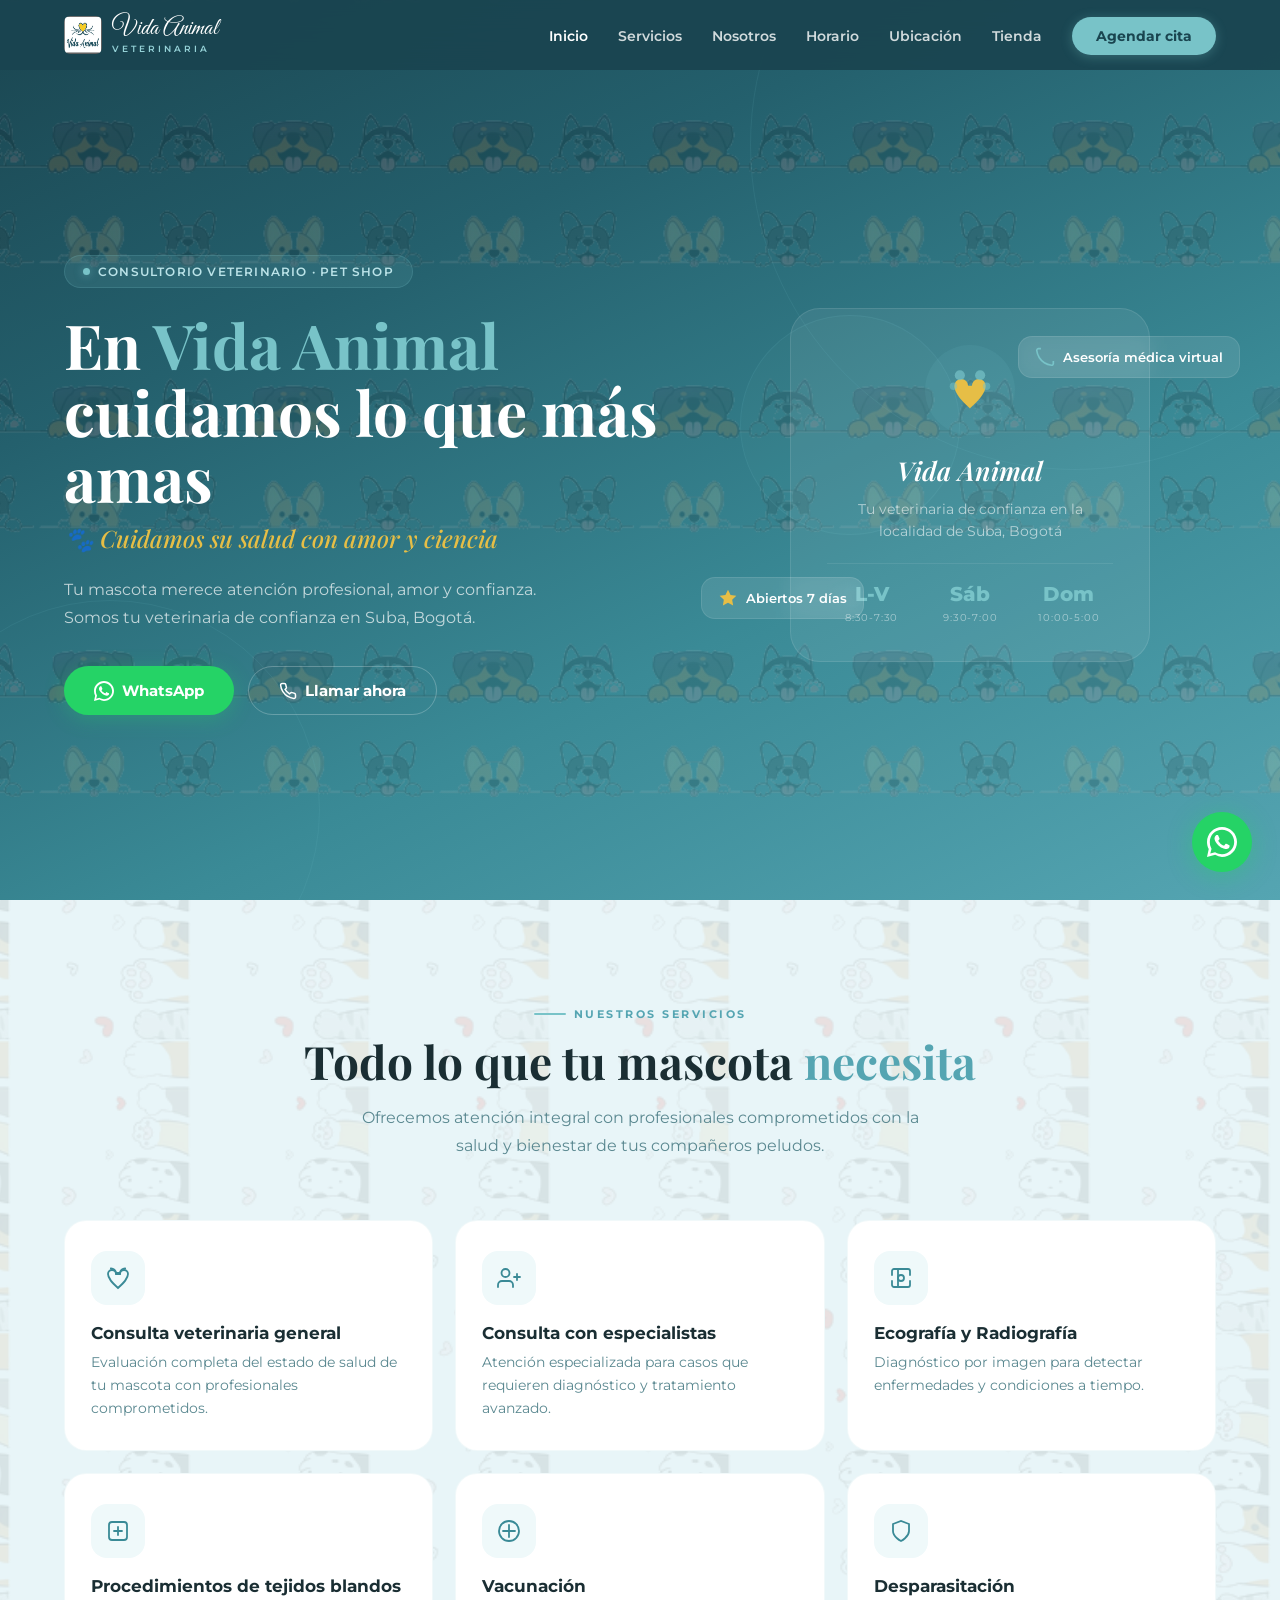
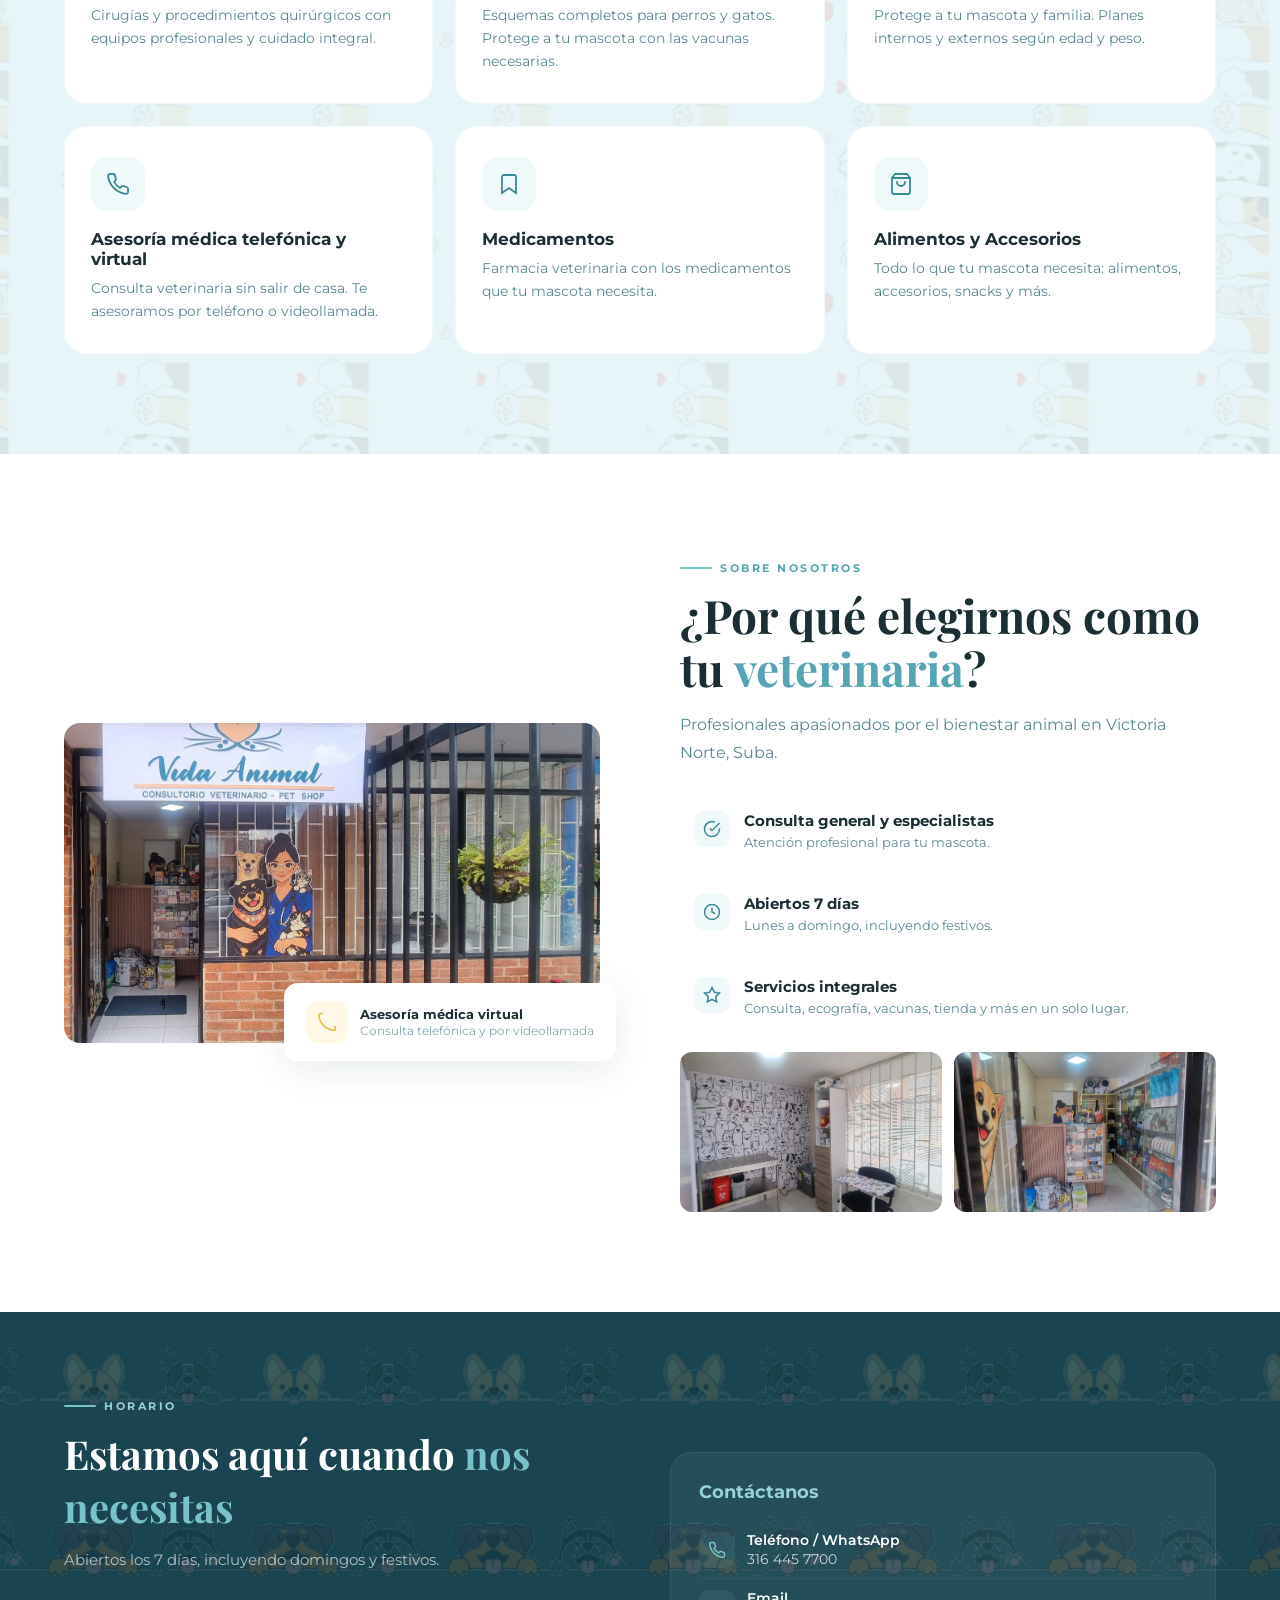
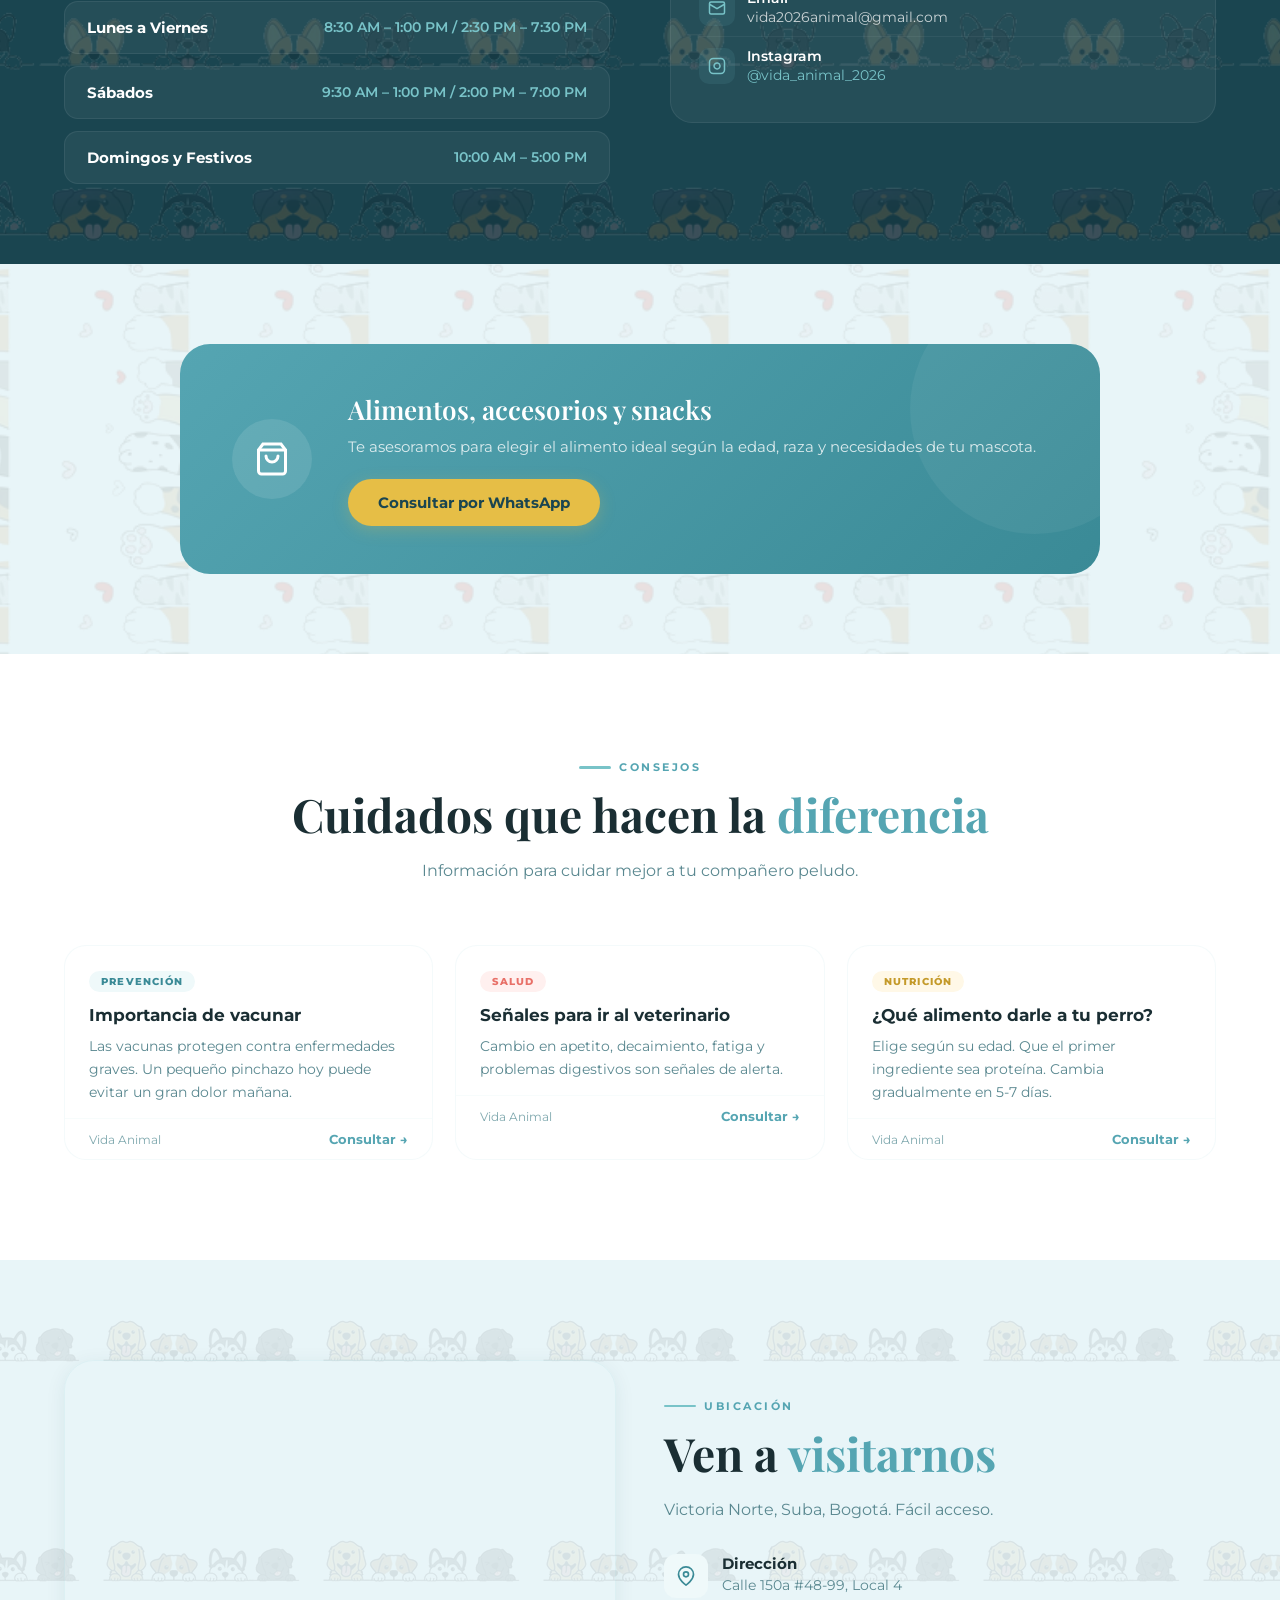
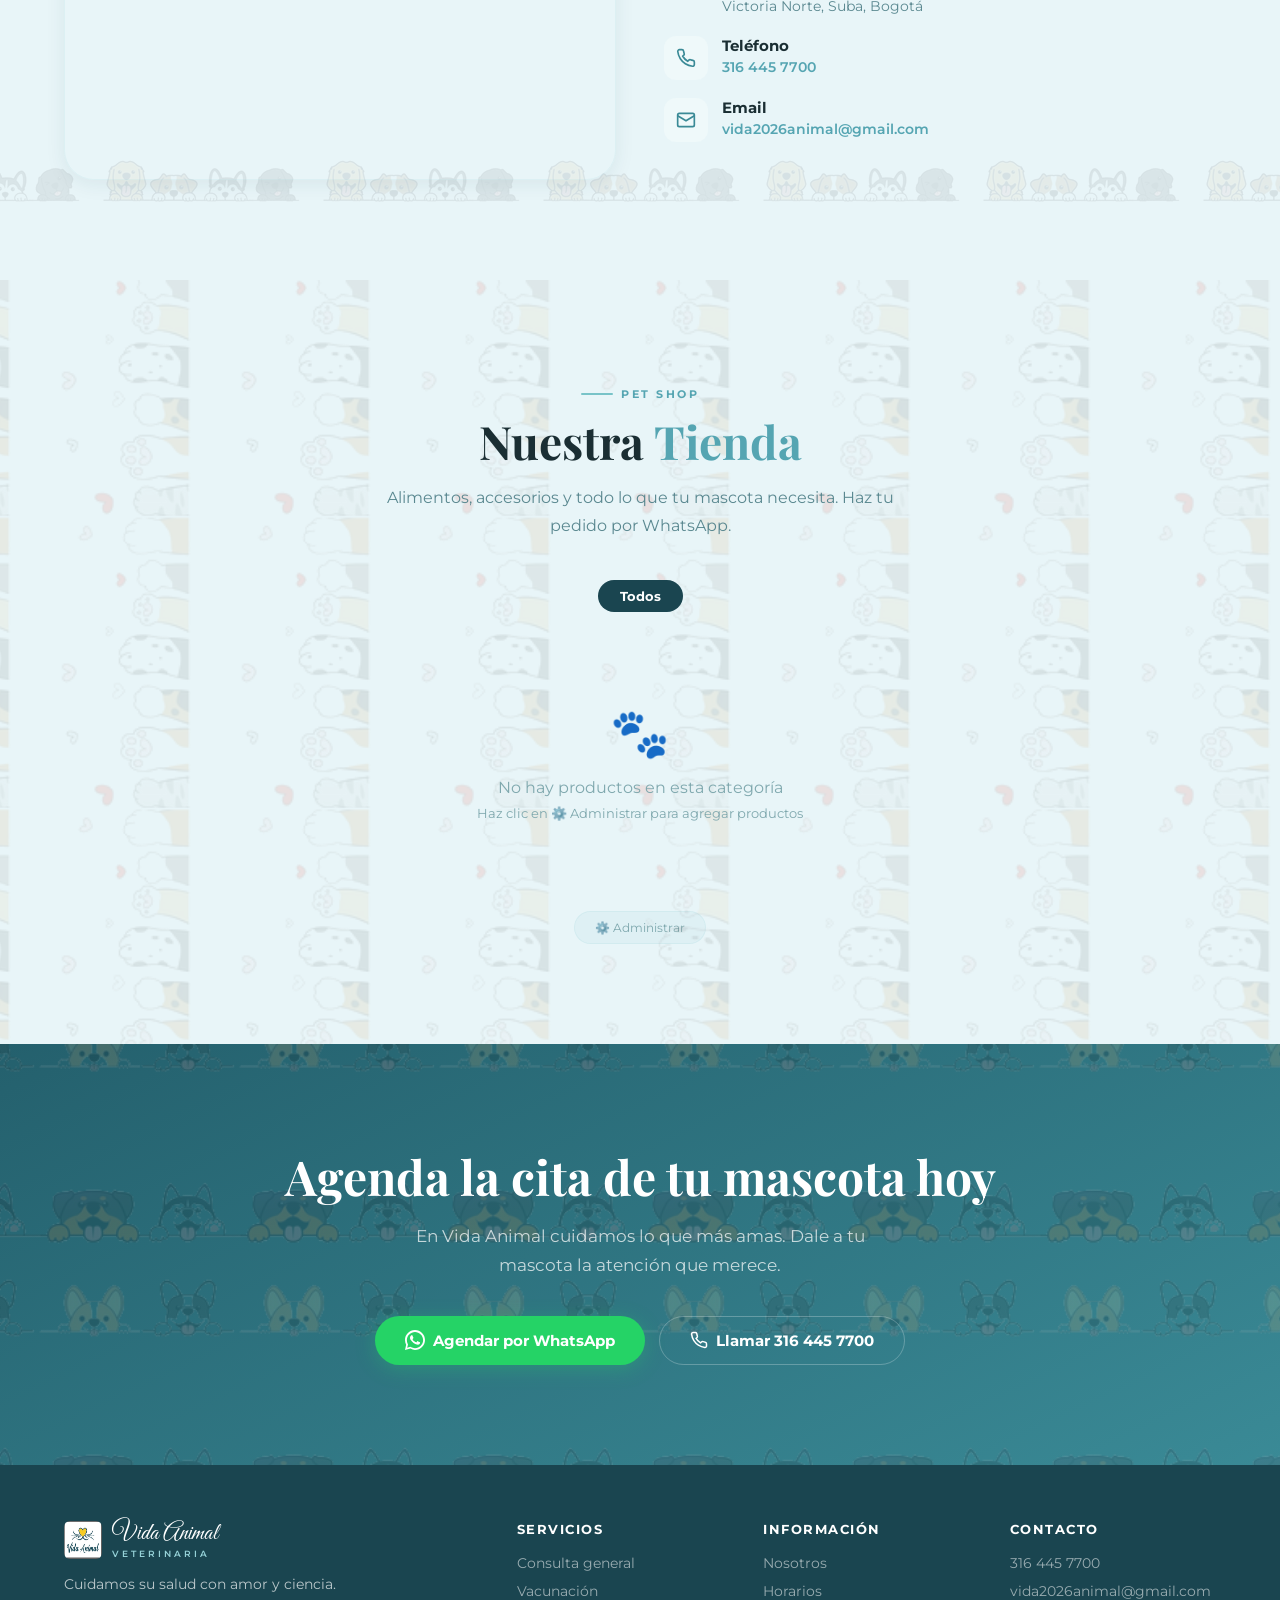
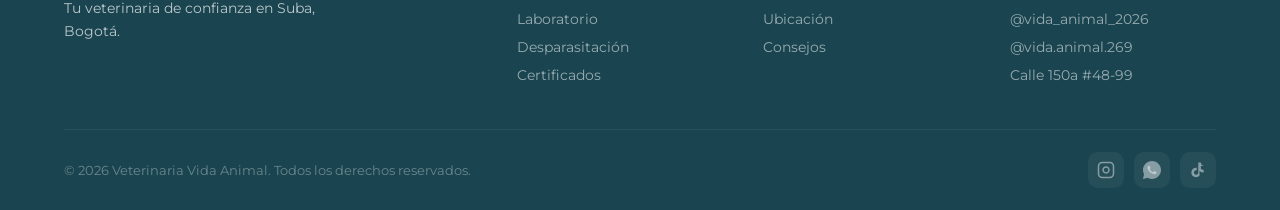
<file: index_3.html>
<!DOCTYPE html>
<html lang="es">
<head>
  <meta charset="UTF-8">
  <meta name="viewport" content="width=device-width, initial-scale=1.0">
  <meta name="description" content="Veterinaria Vida Animal - Cuidamos su salud con amor y ciencia. Consulta presencial y a domicilio en Suba, Bogotá.">
  <meta name="keywords" content="veterinaria, Suba, Bogotá, mascotas, vacunación, consulta veterinaria, domicilio">
  <meta name="author" content="Veterinaria Vida Animal">

  <title>Vida Animal | Veterinaria - Cuidamos su salud con amor y ciencia</title>

  <!-- Favicon -->
  <link rel="icon" type="image/x-icon" href="favicon.ico">
  <link rel="apple-touch-icon" href="favicon-180.png">

  <!-- Google Fonts: Great Vibes (logo), Playfair Display (títulos), Montserrat (cuerpo) -->
  <link rel="preconnect" href="https://fonts.googleapis.com">
  <link rel="preconnect" href="https://fonts.gstatic.com" crossorigin>
  <link href="https://fonts.googleapis.com/css2?family=Great+Vibes&family=Playfair+Display:ital,wght@0,400;0,600;0,700;1,400&family=Montserrat:wght@300;400;500;600;700;800&display=swap" rel="stylesheet">

  <!-- Stylesheet -->
  <link rel="stylesheet" href="styles.css">
</head>
<body>

  <!-- ================================
       NAVIGATION
       ================================ -->
  <nav id="navbar">
    <div class="nav-inner">
      <a href="#" class="nav-logo">
        <img src="logo_vida_animal.jpeg" alt="Vida Animal Logo" width="42" height="42" style="border-radius:6px;">
        <div class="nav-logo-text">
          <span class="nav-logo-name">Vida Animal</span>
          <span class="nav-logo-sub">Veterinaria</span>
        </div>
      </a>
      <ul class="nav-links">
        <li><a href="#inicio">Inicio</a></li>
        <li><a href="#servicios">Servicios</a></li>
        <li><a href="#nosotros">Nosotros</a></li>
        <li><a href="#horario">Horario</a></li>
        <li><a href="#ubicacion">Ubicación</a></li>
        <li><a href="#tienda">Tienda</a></li>
        <li><a href="https://wa.me/573164457700" class="nav-cta" target="_blank" rel="noopener">Agendar cita</a></li>
      </ul>
      <button class="hamburger" onclick="toggleMenu()" aria-label="Abrir menú">
        <span></span><span></span><span></span>
      </button>
    </div>
  </nav>

  <!-- Mobile Menu -->
  <div class="mobile-menu" id="mobileMenu">
    <a href="#inicio">Inicio</a>
    <a href="#servicios">Servicios</a>
    <a href="#nosotros">Nosotros</a>
    <a href="#horario">Horario</a>
    <a href="#ubicacion">Ubicación</a>
    <a href="#tienda">Tienda</a>
    <a href="https://wa.me/573164457700" target="_blank" rel="noopener"
       style="background:var(--turq-400);color:var(--turq-900);padding:12px 32px;border-radius:50px;font-weight:700;">
      Agendar cita
    </a>
  </div>


  <!-- ================================
       HERO
       ================================ -->
  <section class="hero" id="inicio">
    <div class="watermark wm-dark"></div>
    <div class="hero-circles">
      <div class="c1"></div>
      <div class="c2"></div>
      <div class="c3"></div>
    </div>

    <div class="hero-inner">
      <div class="hero-text">
        <div class="hero-badge">
          <span class="dot"></span> Consultorio veterinario · Pet Shop
        </div>
        <h1 class="hero-title">En <span>Vida Animal</span> cuidamos lo que más amas</h1>
        <p class="hero-slogan">🐾 Cuidamos su salud con amor y ciencia</p>
        <p class="hero-desc">
          Tu mascota merece atención profesional, amor y confianza.
          Somos tu veterinaria de confianza en Suba, Bogotá.
        </p>
        <div class="hero-buttons">
          <a href="https://wa.me/573164457700" class="btn btn-wa" target="_blank" rel="noopener">
            <svg width="20" height="20" viewBox="0 0 24 24" fill="currentColor"><path d="M17.472 14.382c-.297-.149-1.758-.867-2.03-.967-.273-.099-.471-.148-.67.15-.197.297-.767.966-.94 1.164-.173.199-.347.223-.644.075-.297-.15-1.255-.463-2.39-1.475-.883-.788-1.48-1.761-1.653-2.059-.173-.297-.018-.458.13-.606.134-.133.298-.347.446-.52.149-.174.198-.298.298-.497.099-.198.05-.371-.025-.52-.075-.149-.669-1.612-.916-2.207-.242-.579-.487-.5-.669-.51l-.57-.01c-.198 0-.52.074-.792.372-.272.297-1.04 1.016-1.04 2.479 0 1.462 1.065 2.875 1.213 3.074.149.198 2.096 3.2 5.077 4.487.709.306 1.262.489 1.694.625.712.227 1.36.195 1.871.118.571-.085 1.758-.719 2.006-1.413.248-.694.248-1.289.173-1.413-.074-.124-.272-.198-.57-.347z"/><path d="M12 0C5.373 0 0 5.373 0 12c0 2.025.505 3.938 1.395 5.613L0 24l6.578-1.727A11.94 11.94 0 0012 24c6.627 0 12-5.373 12-12S18.627 0 12 0zm0 21.75c-1.875 0-3.637-.488-5.17-1.348l-.37-.22-3.838 1.007 1.024-3.74-.24-.383A9.71 9.71 0 012.25 12c0-5.385 4.365-9.75 9.75-9.75s9.75 4.365 9.75 9.75-4.365 9.75-9.75 9.75z"/></svg>
            WhatsApp
          </a>
          <a href="tel:+573164457700" class="btn btn-outline">
            <svg width="18" height="18" viewBox="0 0 24 24" fill="none" stroke="currentColor" stroke-width="2"><path d="M22 16.92v3a2 2 0 01-2.18 2 19.79 19.79 0 01-8.63-3.07 19.5 19.5 0 01-6-6 19.79 19.79 0 01-3.07-8.67A2 2 0 014.11 2h3a2 2 0 012 1.72c.127.96.361 1.903.7 2.81a2 2 0 01-.45 2.11L8.09 9.91a16 16 0 006 6l1.27-1.27a2 2 0 012.11-.45c.907.339 1.85.573 2.81.7A2 2 0 0122 16.92z"/></svg>
            Llamar ahora
          </a>
        </div>
      </div>

      <div class="hero-visual">
        <div class="hero-card">
          <div class="hero-heart">
            <svg viewBox="0 0 52 52" fill="none">
              <path d="M26 46c-3-3-17-14.5-17-24.5a7.5 7.5 0 0115 0h4a7.5 7.5 0 0115 0c0 10-14 21.5-17 24.5z" fill="#E6BE46"/>
              <circle cx="15" cy="10" r="5.5" fill="#78C3C8" opacity=".7"/>
              <circle cx="37" cy="10" r="5.5" fill="#78C3C8" opacity=".7"/>
              <circle cx="8" cy="22" r="4" fill="#78C3C8" opacity=".5"/>
              <circle cx="44" cy="22" r="4" fill="#78C3C8" opacity=".5"/>
            </svg>
          </div>
          <h3>Vida Animal</h3>
          <p>Tu veterinaria de confianza en la localidad de Suba, Bogotá</p>
          <div class="hero-stats">
            <div class="hero-stat"><b>L-V</b><small>8:30-7:30</small></div>
            <div class="hero-stat"><b>Sáb</b><small>9:30-7:00</small></div>
            <div class="hero-stat"><b>Dom</b><small>10:00-5:00</small></div>
          </div>
        </div>

        <div class="float-tag ft1">
          <svg viewBox="0 0 24 24" fill="none" stroke="#78C3C8" stroke-width="2"><path d="M22 16.92v3a2 2 0 01-2.18 2 19.79 19.79 0 01-8.63-3.07 19.5 19.5 0 01-6-6 19.79 19.79 0 01-3.07-8.67A2 2 0 014.11 2h3"/></svg>
          Asesoría médica virtual
        </div>
        <div class="float-tag ft2">
          <svg viewBox="0 0 24 24" fill="#E6BE46" stroke="none"><path d="M12 2l3.09 6.26L22 9.27l-5 4.87 1.18 6.88L12 17.77l-6.18 3.25L7 14.14 2 9.27l6.91-1.01L12 2z"/></svg>
          Abiertos 7 días
        </div>
      </div>
    </div>
  </section>


  <!-- ================================
       SERVICES
       ================================ -->
  <section class="services" id="servicios" style="background-color:#E8F5F8;">
    <div class="watermark wm-light"></div>
    <div class="services-header container">
      <div class="s-label"><span class="bar"></span> Nuestros servicios</div>
      <h2 class="s-title">Todo lo que tu mascota <span>necesita</span></h2>
      <p class="s-desc">Ofrecemos atención integral con profesionales comprometidos con la salud y bienestar de tus compañeros peludos.</p>
    </div>
    <div class="services-grid">
      <div class="svc reveal">
        <div class="svc-icon"><svg viewBox="0 0 24 24" fill="none" stroke="currentColor" stroke-width="1.8" stroke-linecap="round"><path d="M4.8 2.3A5 5 0 0110 7H14a5 5 0 015.2-4.7"/><path d="M12 22c-6-5.5-10-9.5-10-14a4 4 0 018 0h4a4 4 0 018 0c0 4.5-4 8.5-10 14z"/></svg></div>
        <h3>Consulta veterinaria general</h3>
        <p>Evaluación completa del estado de salud de tu mascota con profesionales comprometidos.</p>
      </div>
      <div class="svc reveal">
        <div class="svc-icon"><svg viewBox="0 0 24 24" fill="none" stroke="currentColor" stroke-width="1.8" stroke-linecap="round"><path d="M16 21v-2a4 4 0 00-4-4H5a4 4 0 00-4 4v2"/><circle cx="8.5" cy="7" r="4"/><path d="M20 8v6M23 11h-6"/></svg></div>
        <h3>Consulta con especialistas</h3>
        <p>Atención especializada para casos que requieren diagnóstico y tratamiento avanzado.</p>
      </div>
      <div class="svc reveal">
        <div class="svc-icon"><svg viewBox="0 0 24 24" fill="none" stroke="currentColor" stroke-width="1.8" stroke-linecap="round"><path d="M9 3H5a2 2 0 00-2 2v4m6-6h10a2 2 0 012 2v4M9 3v18m0 0h10a2 2 0 002-2v-4M9 21H5a2 2 0 01-2-2v-4"/><circle cx="12" cy="12" r="3"/></svg></div>
        <h3>Ecografía y Radiografía</h3>
        <p>Diagnóstico por imagen para detectar enfermedades y condiciones a tiempo.</p>
      </div>
      <div class="svc reveal">
        <div class="svc-icon"><svg viewBox="0 0 24 24" fill="none" stroke="currentColor" stroke-width="1.8" stroke-linecap="round"><rect x="3" y="3" width="18" height="18" rx="3"/><path d="M12 8v8M8 12h8"/></svg></div>
        <h3>Procedimientos de tejidos blandos</h3>
        <p>Cirugías y procedimientos quirúrgicos con equipos profesionales y cuidado integral.</p>
      </div>
      <div class="svc reveal">
        <div class="svc-icon"><svg viewBox="0 0 24 24" fill="none" stroke="currentColor" stroke-width="1.8" stroke-linecap="round"><circle cx="12" cy="12" r="10"/><path d="M12 6v12M6 12h12"/></svg></div>
        <h3>Vacunación</h3>
        <p>Esquemas completos para perros y gatos. Protege a tu mascota con las vacunas necesarias.</p>
      </div>
      <div class="svc reveal">
        <div class="svc-icon"><svg viewBox="0 0 24 24" fill="none" stroke="currentColor" stroke-width="1.8" stroke-linecap="round"><path d="M12 22s8-4 8-10V5l-8-3-8 3v7c0 6 8 10 8 10z"/></svg></div>
        <h3>Desparasitación</h3>
        <p>Protege a tu mascota y familia. Planes internos y externos según edad y peso.</p>
      </div>
      <div class="svc reveal">
        <div class="svc-icon"><svg viewBox="0 0 24 24" fill="none" stroke="currentColor" stroke-width="1.8" stroke-linecap="round"><path d="M22 16.92v3a2 2 0 01-2.18 2 19.79 19.79 0 01-8.63-3.07 19.5 19.5 0 01-6-6 19.79 19.79 0 01-3.07-8.67A2 2 0 014.11 2h3a2 2 0 012 1.72c.127.96.361 1.903.7 2.81a2 2 0 01-.45 2.11L8.09 9.91a16 16 0 006 6l1.27-1.27a2 2 0 012.11-.45c.907.339 1.85.573 2.81.7A2 2 0 0122 16.92z"/></svg></div>
        <h3>Asesoría médica telefónica y virtual</h3>
        <p>Consulta veterinaria sin salir de casa. Te asesoramos por teléfono o videollamada.</p>
      </div>
      <div class="svc reveal">
        <div class="svc-icon"><svg viewBox="0 0 24 24" fill="none" stroke="currentColor" stroke-width="1.8" stroke-linecap="round"><path d="M19 21l-7-5-7 5V5a2 2 0 012-2h10a2 2 0 012 2z"/></svg></div>
        <h3>Medicamentos</h3>
        <p>Farmacia veterinaria con los medicamentos que tu mascota necesita.</p>
      </div>
      <div class="svc reveal">
        <div class="svc-icon"><svg viewBox="0 0 24 24" fill="none" stroke="currentColor" stroke-width="1.8" stroke-linecap="round"><path d="M6 2L3 6v14a2 2 0 002 2h14a2 2 0 002-2V6l-3-4z"/><line x1="3" y1="6" x2="21" y2="6"/><path d="M16 10a4 4 0 01-8 0"/></svg></div>
        <h3>Alimentos y Accesorios</h3>
        <p>Todo lo que tu mascota necesita: alimentos, accesorios, snacks y más.</p>
      </div>
    </div>
  </section>


  <!-- ================================
       ABOUT
       ================================ -->
  <section class="about" id="nosotros">
    <div class="container about-grid">
      <div class="about-visual reveal">
        <img src="foto-fachada.jpeg" alt="Fachada Vida Animal" style="width:100%;border-radius:16px;object-fit:cover;max-height:320px;">
        <div class="about-badge">
          <div class="about-badge-icon">
            <svg width="20" height="20" viewBox="0 0 24 24" fill="none" stroke="#E6BE46" stroke-width="2"><path d="M22 16.92v3a2 2 0 01-2.18 2 19.79 19.79 0 01-8.63-3.07 19.5 19.5 0 01-6-6 19.79 19.79 0 01-3.07-8.67A2 2 0 014.11 2h3"/></svg>
          </div>
          <div class="about-badge-text">
            <strong>Asesoría médica virtual</strong>
            <span>Consulta telefónica y por videollamada</span>
          </div>
        </div>
      </div>

      <div class="about-content">
        <div class="s-label"><span class="bar"></span> Sobre nosotros</div>
        <h2 class="s-title">¿Por qué elegirnos como tu <span>veterinaria</span>?</h2>
        <p class="s-desc">Profesionales apasionados por el bienestar animal en Victoria Norte, Suba.</p>
        <div class="about-features">
          <div class="about-feat reveal">
            <div class="about-feat-icon"><svg width="18" height="18" viewBox="0 0 24 24" fill="none" stroke="currentColor" stroke-width="2"><path d="M22 11.08V12a10 10 0 11-5.93-9.14"/><polyline points="22 4 12 14.01 9 11.01"/></svg></div>
            <div><h4>Consulta general y especialistas</h4><p>Atención profesional para tu mascota.</p></div>
          </div>
          <div class="about-feat reveal">
            <div class="about-feat-icon"><svg width="18" height="18" viewBox="0 0 24 24" fill="none" stroke="currentColor" stroke-width="2"><circle cx="12" cy="12" r="10"/><polyline points="12 6 12 12 16 14"/></svg></div>
            <div><h4>Abiertos 7 días</h4><p>Lunes a domingo, incluyendo festivos.</p></div>
          </div>
          <div class="about-feat reveal">
            <div class="about-feat-icon"><svg width="18" height="18" viewBox="0 0 24 24" fill="none" stroke="currentColor" stroke-width="2"><path d="M12 2l3.09 6.26L22 9.27l-5 4.87 1.18 6.88L12 17.77l-6.18 3.25L7 14.14 2 9.27l6.91-1.01L12 2z"/></svg></div>
            <div><h4>Servicios integrales</h4><p>Consulta, ecografía, vacunas, tienda y más en un solo lugar.</p></div>
          </div>
        </div>
        <div style="display:grid;grid-template-columns:1fr 1fr;gap:12px;margin-top:20px;">
          <img src="foto-consultorio.jpeg" alt="Consultorio" style="width:100%;height:160px;object-fit:cover;border-radius:12px;">
          <img src="foto-interior.jpeg" alt="Interior tienda" style="width:100%;height:160px;object-fit:cover;border-radius:12px;">
        </div>
      </div>
    </div>
  </section>


  <!-- ================================
       SCHEDULE
       ================================ -->
  <section class="schedule" id="horario">
    <div class="watermark wm-dark"></div>
    <div class="container schedule-inner">
      <div class="schedule-text">
        <div class="s-label" style="color:var(--turq-300)"><span class="bar"></span> Horario</div>
        <h2>Estamos aquí cuando <span>nos necesitas</span></h2>
        <p>Abiertos los 7 días, incluyendo domingos y festivos.</p>
        <div class="sch-cards">
          <div class="sch-card"><span class="day">Lunes a Viernes</span><span class="time">8:30 AM – 1:00 PM / 2:30 PM – 7:30 PM</span></div>
          <div class="sch-card"><span class="day">Sábados</span><span class="time">9:30 AM – 1:00 PM / 2:00 PM – 7:00 PM</span></div>
          <div class="sch-card"><span class="day">Domingos y Festivos</span><span class="time">10:00 AM – 5:00 PM</span></div>
        </div>
      </div>
      <div>
        <div class="contact-box">
          <h3>Contáctanos</h3>
          <div class="c-item">
            <div class="c-item-icon"><svg viewBox="0 0 24 24" fill="none" stroke="currentColor" stroke-width="2"><path d="M22 16.92v3a2 2 0 01-2.18 2 19.79 19.79 0 01-8.63-3.07 19.5 19.5 0 01-6-6 19.79 19.79 0 01-3.07-8.67A2 2 0 014.11 2h3a2 2 0 012 1.72c.127.96.361 1.903.7 2.81a2 2 0 01-.45 2.11L8.09 9.91a16 16 0 006 6l1.27-1.27a2 2 0 012.11-.45c.907.339 1.85.573 2.81.7A2 2 0 0122 16.92z"/></svg></div>
            <div class="c-item-text"><strong>Teléfono / WhatsApp</strong>316 445 7700</div>
          </div>
          <div class="c-item">
            <div class="c-item-icon"><svg viewBox="0 0 24 24" fill="none" stroke="currentColor" stroke-width="2"><rect x="2" y="4" width="20" height="16" rx="2"/><path d="M22 7l-10 6L2 7"/></svg></div>
            <div class="c-item-text"><strong>Email</strong>vida2026animal@gmail.com</div>
          </div>
          <div class="c-item">
            <div class="c-item-icon"><svg viewBox="0 0 24 24" fill="none" stroke="currentColor" stroke-width="2"><rect x="2" y="2" width="20" height="20" rx="5"/><path d="M16 11.37A4 4 0 1112.63 8 4 4 0 0116 11.37z"/><line x1="17.5" y1="6.5" x2="17.51" y2="6.5"/></svg></div>
            <div class="c-item-text"><strong>Instagram</strong><a href="https://instagram.com/vida_animal_2026" target="_blank" rel="noopener">@vida_animal_2026</a></div>
          </div>
        </div>
      </div>
    </div>
  </section>


  <!-- ================================
       PROMO
       ================================ -->
  <section class="promo" style="background-color:#E8F5F8;">
    <div class="watermark wm-light"></div>
    <div class="container">
      <div class="promo-card reveal">
        <div class="promo-icon">
          <svg viewBox="0 0 24 24" fill="none" stroke="#fff" stroke-width="2" stroke-linecap="round"><path d="M6 2L3 6v14a2 2 0 002 2h14a2 2 0 002-2V6l-3-4z"/><line x1="3" y1="6" x2="21" y2="6"/><path d="M16 10a4 4 0 01-8 0"/></svg>
        </div>
        <div class="promo-body">
          <h3>Alimentos, accesorios y snacks</h3>
          <p>Te asesoramos para elegir el alimento ideal según la edad, raza y necesidades de tu mascota.</p>
          <a href="https://wa.me/573164457700?text=Hola,%20quiero%20información%20sobre%20productos" class="btn btn-gold" target="_blank" rel="noopener">Consultar por WhatsApp</a>
        </div>
      </div>
    </div>
  </section>


  <!-- ================================
       TIPS
       ================================ -->
  <section class="tips" id="consejos">
    <div class="tips-header container">
      <div class="s-label"><span class="bar"></span> Consejos</div>
      <h2 class="s-title">Cuidados que hacen la <span>diferencia</span></h2>
      <p class="s-desc">Información para cuidar mejor a tu compañero peludo.</p>
    </div>
    <div class="tips-grid">
      <div class="tip reveal">
        <div class="tip-head">
          <span class="tip-tag prev">Prevención</span>
          <h3>Importancia de vacunar</h3>
          <p>Las vacunas protegen contra enfermedades graves. Un pequeño pinchazo hoy puede evitar un gran dolor mañana.</p>
        </div>
        <div class="tip-foot">
          <span>Vida Animal</span>
          <a href="https://wa.me/573164457700?text=Hola,%20quiero%20agendar%20vacunación" target="_blank" rel="noopener">Consultar →</a>
        </div>
      </div>
      <div class="tip reveal">
        <div class="tip-head">
          <span class="tip-tag health">Salud</span>
          <h3>Señales para ir al veterinario</h3>
          <p>Cambio en apetito, decaimiento, fatiga y problemas digestivos son señales de alerta.</p>
        </div>
        <div class="tip-foot">
          <span>Vida Animal</span>
          <a href="https://wa.me/573164457700?text=Mi%20mascota%20tiene%20síntomas" target="_blank" rel="noopener">Consultar →</a>
        </div>
      </div>
      <div class="tip reveal">
        <div class="tip-head">
          <span class="tip-tag nutri">Nutrición</span>
          <h3>¿Qué alimento darle a tu perro?</h3>
          <p>Elige según su edad. Que el primer ingrediente sea proteína. Cambia gradualmente en 5-7 días.</p>
        </div>
        <div class="tip-foot">
          <span>Vida Animal</span>
          <a href="https://wa.me/573164457700?text=Quiero%20asesoría%20sobre%20alimento" target="_blank" rel="noopener">Consultar →</a>
        </div>
      </div>
    </div>
  </section>


  <!-- ================================
       LOCATION
       ================================ -->
  <section class="location" id="ubicacion" style="background-color:#E8F5F8;">
    <div class="watermark wm-perritos"></div>
    <div class="container">
      <div class="loc-grid">
        <div class="loc-map reveal">
          <iframe
            src="https://www.google.com/maps/embed?pb=!1m18!1m12!1m3!1d3976.2!2d-74.08!3d4.75!2m3!1f0!2f0!3f0!3m2!1i1024!2i768!4f13.1!3m3!1m2!1s0x0%3A0x0!2zNMKwNDUnMDAuMCJOIDc0wrAwNCw0OC4wIlc!5e0!3m2!1ses!2sco!4v1"
            loading="lazy"
            title="Ubicación Veterinaria Vida Animal"
            allowfullscreen>
          </iframe>
        </div>
        <div class="loc-info">
          <div class="s-label"><span class="bar"></span> Ubicación</div>
          <h2 class="s-title">Ven a <span>visitarnos</span></h2>
          <p class="s-desc">Victoria Norte, Suba, Bogotá. Fácil acceso.</p>
          <div class="loc-details">
            <div class="loc-detail">
              <div class="loc-detail-icon"><svg viewBox="0 0 24 24" fill="none" stroke="currentColor" stroke-width="2"><path d="M21 10c0 7-9 13-9 13s-9-6-9-13a9 9 0 0118 0z"/><circle cx="12" cy="10" r="3"/></svg></div>
              <div><h4>Dirección</h4><p>Calle 150a #48-99, Local 4<br>Victoria Norte, Suba, Bogotá</p></div>
            </div>
            <div class="loc-detail">
              <div class="loc-detail-icon"><svg viewBox="0 0 24 24" fill="none" stroke="currentColor" stroke-width="2"><path d="M22 16.92v3a2 2 0 01-2.18 2 19.79 19.79 0 01-8.63-3.07 19.5 19.5 0 01-6-6 19.79 19.79 0 01-3.07-8.67A2 2 0 014.11 2h3a2 2 0 012 1.72c.127.96.361 1.903.7 2.81a2 2 0 01-.45 2.11L8.09 9.91a16 16 0 006 6l1.27-1.27a2 2 0 012.11-.45c.907.339 1.85.573 2.81.7A2 2 0 0122 16.92z"/></svg></div>
              <div><h4>Teléfono</h4><p><a href="tel:+573164457700">316 445 7700</a></p></div>
            </div>
            <div class="loc-detail">
              <div class="loc-detail-icon"><svg viewBox="0 0 24 24" fill="none" stroke="currentColor" stroke-width="2"><rect x="2" y="4" width="20" height="16" rx="2"/><path d="M22 7l-10 6L2 7"/></svg></div>
              <div><h4>Email</h4><p><a href="mailto:vida2026animal@gmail.com">vida2026animal@gmail.com</a></p></div>
            </div>
          </div>
        </div>
      </div>
    </div>
  </section>


  <!-- ================================
       TIENDA
       ================================ -->
  <section class="tienda" id="tienda">
    <div class="watermark wm-light"></div>
    <div class="container">
      <div class="tienda-header">
        <div class="s-label"><span class="bar"></span> Pet Shop</div>
        <h2 class="s-title">Nuestra <span>Tienda</span></h2>
        <p class="s-desc">Alimentos, accesorios y todo lo que tu mascota necesita. Haz tu pedido por WhatsApp.</p>
      </div>

      <!-- Category filters -->
      <div class="tienda-cats" id="tiendaCats"></div>

      <!-- Products grid -->
      <div class="tienda-grid" id="tiendaGrid">
        <div class="tienda-empty">
          <div style="font-size:48px;margin-bottom:16px;">🐾</div>
          <p>Próximamente productos disponibles</p>
        </div>
      </div>

      <!-- Admin button (small, discreet) -->
      <div style="text-align:center;margin-top:30px;">
        <button onclick="showAdminLogin()" class="btn-admin-toggle">⚙️ Administrar</button>
      </div>
    </div>
  </section>

  <!-- Cart floating button -->
  <div class="cart-float" id="cartFloat" onclick="toggleCart()" style="display:none;">
    🛒 <span id="cartCount">0</span>
  </div>

  <!-- Cart Sidebar -->
  <div class="cart-overlay" id="cartOverlay" style="display:none;">
    <div class="cart-bg" onclick="toggleCart()"></div>
    <div class="cart-panel">
      <div class="cart-header">
        <h3>🛒 Tu Pedido</h3>
        <button onclick="toggleCart()" class="cart-close">✕</button>
      </div>
      <div class="cart-items" id="cartItems"></div>
      <div class="cart-footer" id="cartFooter" style="display:none;">
        <div class="cart-total">
          <span>Total</span>
          <span id="cartTotal">$0</span>
        </div>
        <button onclick="sendWhatsApp()" class="btn btn-wa" style="width:100%;justify-content:center;">
          <svg width="20" height="20" viewBox="0 0 24 24" fill="currentColor"><path d="M17.472 14.382c-.297-.149-1.758-.867-2.03-.967-.273-.099-.471-.148-.67.15-.197.297-.767.966-.94 1.164-.173.199-.347.223-.644.075-.297-.15-1.255-.463-2.39-1.475-.883-.788-1.48-1.761-1.653-2.059-.173-.297-.018-.458.13-.606.134-.133.298-.347.446-.52.149-.174.198-.298.298-.497.099-.198.05-.371-.025-.52-.075-.149-.669-1.612-.916-2.207-.242-.579-.487-.5-.669-.51l-.57-.01c-.198 0-.52.074-.792.372-.272.297-1.04 1.016-1.04 2.479 0 1.462 1.065 2.875 1.213 3.074.149.198 2.096 3.2 5.077 4.487.709.306 1.262.489 1.694.625.712.227 1.36.195 1.871.118.571-.085 1.758-.719 2.006-1.413.248-.694.248-1.289.173-1.413-.074-.124-.272-.198-.57-.347z"/><path d="M12 0C5.373 0 0 5.373 0 12c0 2.025.505 3.938 1.395 5.613L0 24l6.578-1.727A11.94 11.94 0 0012 24c6.627 0 12-5.373 12-12S18.627 0 12 0z"/></svg>
          Enviar pedido por WhatsApp
        </button>
      </div>
    </div>
  </div>

  <!-- Admin Login Modal -->
  <div class="modal-overlay" id="adminLoginModal" style="display:none;">
    <div class="modal-box">
      <div style="font-size:40px;margin-bottom:12px;">🔐</div>
      <h3>Panel de Administración</h3>
      <p style="color:var(--text-400);font-size:14px;margin-bottom:20px;">Ingresa la contraseña</p>
      <input type="password" id="adminPw" placeholder="Contraseña" class="modal-input" onkeydown="if(event.key==='Enter')adminLogin()">
      <p id="adminError" style="color:#E87068;font-size:13px;display:none;margin-bottom:10px;">Contraseña incorrecta</p>
      <div style="display:flex;gap:10px;">
        <button onclick="closeAdminLogin()" class="btn btn-outline" style="flex:1;color:var(--text-500);border-color:rgba(120,195,200,.2);">Cancelar</button>
        <button onclick="adminLogin()" class="btn btn-turq" style="flex:1;">Entrar</button>
      </div>
    </div>
  </div>

  <!-- Admin Panel Modal -->
  <div class="modal-overlay" id="adminPanel" style="display:none;">
    <div class="admin-panel">
      <div class="admin-header">
        <h3>⚙️ Administrar Productos</h3>
        <div>
          <button onclick="saveAllProducts()" class="btn btn-wa" style="padding:8px 20px;font-size:13px;">💾 Guardar</button>
          <button onclick="closeAdmin()" style="background:rgba(255,255,255,.15);color:#fff;border:none;border-radius:50px;padding:8px 16px;font-size:13px;cursor:pointer;margin-left:8px;">✕</button>
        </div>
      </div>
      <div class="admin-body">
        <!-- Add product form -->
        <div class="admin-form">
          <h4 id="formTitle">➕ Nuevo Producto</h4>
          <div class="admin-form-grid">
            <div>
              <label>Nombre *</label>
              <input id="pName" placeholder="Ej: Dog Chow Adulto 2kg" class="modal-input">
            </div>
            <div>
              <label>Precio (COP) *</label>
              <input id="pPrice" type="number" placeholder="35000" class="modal-input">
            </div>
            <div>
              <label>Categoría</label>
              <select id="pCategory" class="modal-input">
                <option>Alimentos</option>
                <option>Accesorios</option>
                <option>Medicamentos</option>
                <option>Snacks y Premios</option>
                <option>Higiene y Cuidado</option>
              </select>
            </div>
            <div>
              <label>URL de imagen</label>
              <input id="pImage" placeholder="https://..." class="modal-input">
            </div>
            <div style="grid-column:1/-1;">
              <label>Descripción</label>
              <input id="pDesc" placeholder="Descripción corta" class="modal-input">
            </div>
          </div>
          <div style="margin-top:14px;display:flex;gap:10px;">
            <button onclick="addProduct()" id="btnAddProduct" class="btn btn-turq" style="padding:10px 28px;font-size:14px;">Agregar</button>
            <button onclick="cancelEdit()" id="btnCancelEdit" class="btn btn-outline" style="display:none;padding:10px 20px;font-size:14px;color:var(--text-500);border-color:rgba(120,195,200,.2);">Cancelar</button>
          </div>
        </div>
        <!-- Product list -->
        <h4 style="margin-top:24px;">Productos <span id="productCount">(0)</span></h4>
        <div id="adminProductList" class="admin-list"></div>
      </div>
    </div>
  </div>


  <!-- ================================
       CTA
       ================================ -->
  <section class="cta">
    <div class="watermark wm-dark"></div>
    <div class="container cta-content">
      <h2>Agenda la cita de tu mascota hoy</h2>
      <p>En Vida Animal cuidamos lo que más amas. Dale a tu mascota la atención que merece.</p>
      <div class="cta-btns">
        <a href="https://wa.me/573164457700?text=Hola,%20quiero%20agendar%20una%20cita" class="btn btn-wa" target="_blank" rel="noopener">
          <svg width="20" height="20" viewBox="0 0 24 24" fill="currentColor"><path d="M17.472 14.382c-.297-.149-1.758-.867-2.03-.967-.273-.099-.471-.148-.67.15-.197.297-.767.966-.94 1.164-.173.199-.347.223-.644.075-.297-.15-1.255-.463-2.39-1.475-.883-.788-1.48-1.761-1.653-2.059-.173-.297-.018-.458.13-.606.134-.133.298-.347.446-.52.149-.174.198-.298.298-.497.099-.198.05-.371-.025-.52-.075-.149-.669-1.612-.916-2.207-.242-.579-.487-.5-.669-.51l-.57-.01c-.198 0-.52.074-.792.372-.272.297-1.04 1.016-1.04 2.479 0 1.462 1.065 2.875 1.213 3.074.149.198 2.096 3.2 5.077 4.487.709.306 1.262.489 1.694.625.712.227 1.36.195 1.871.118.571-.085 1.758-.719 2.006-1.413.248-.694.248-1.289.173-1.413-.074-.124-.272-.198-.57-.347z"/><path d="M12 0C5.373 0 0 5.373 0 12c0 2.025.505 3.938 1.395 5.613L0 24l6.578-1.727A11.94 11.94 0 0012 24c6.627 0 12-5.373 12-12S18.627 0 12 0zm0 21.75c-1.875 0-3.637-.488-5.17-1.348l-.37-.22-3.838 1.007 1.024-3.74-.24-.383A9.71 9.71 0 012.25 12c0-5.385 4.365-9.75 9.75-9.75s9.75 4.365 9.75 9.75-4.365 9.75-9.75 9.75z"/></svg>
          Agendar por WhatsApp
        </a>
        <a href="tel:+573164457700" class="btn btn-outline">
          <svg width="18" height="18" viewBox="0 0 24 24" fill="none" stroke="currentColor" stroke-width="2"><path d="M22 16.92v3a2 2 0 01-2.18 2 19.79 19.79 0 01-8.63-3.07 19.5 19.5 0 01-6-6 19.79 19.79 0 01-3.07-8.67A2 2 0 014.11 2h3a2 2 0 012 1.72c.127.96.361 1.903.7 2.81a2 2 0 01-.45 2.11L8.09 9.91a16 16 0 006 6l1.27-1.27a2 2 0 012.11-.45c.907.339 1.85.573 2.81.7A2 2 0 0122 16.92z"/></svg>
          Llamar 316 445 7700
        </a>
      </div>
    </div>
  </section>


  <!-- ================================
       FOOTER
       ================================ -->
  <footer>
    <div class="container">
      <div class="footer-grid">
        <div class="footer-brand">
          <a href="#" class="nav-logo">
            <img src="logo_vida_animal.jpeg" alt="Vida Animal" width="38" height="38" style="border-radius:6px;">
            <div class="nav-logo-text">
              <span class="nav-logo-name">Vida Animal</span>
              <span class="nav-logo-sub">Veterinaria</span>
            </div>
          </a>
          <p>Cuidamos su salud con amor y ciencia. Tu veterinaria de confianza en Suba, Bogotá.</p>
        </div>
        <div class="footer-col">
          <h4>Servicios</h4>
          <ul>
            <li><a href="#servicios">Consulta general</a></li>
            <li><a href="#servicios">Vacunación</a></li>
            <li><a href="#servicios">Laboratorio</a></li>
            <li><a href="#servicios">Desparasitación</a></li>
            <li><a href="#servicios">Certificados</a></li>
          </ul>
        </div>
        <div class="footer-col">
          <h4>Información</h4>
          <ul>
            <li><a href="#nosotros">Nosotros</a></li>
            <li><a href="#horario">Horarios</a></li>
            <li><a href="#ubicacion">Ubicación</a></li>
            <li><a href="#consejos">Consejos</a></li>
          </ul>
        </div>
        <div class="footer-col">
          <h4>Contacto</h4>
          <ul>
            <li><a href="tel:+573164457700">316 445 7700</a></li>
            <li><a href="mailto:vida2026animal@gmail.com">vida2026animal@gmail.com</a></li>
            <li><a href="https://instagram.com/vida_animal_2026" target="_blank" rel="noopener">@vida_animal_2026</a></li>
            <li><a href="https://www.tiktok.com/@vida.animal.269" target="_blank" rel="noopener">@vida.animal.269</a></li>
            <li><a href="#ubicacion">Calle 150a #48-99</a></li>
          </ul>
        </div>
      </div>
      <div class="footer-bottom">
        <span>&copy; 2026 Veterinaria Vida Animal. Todos los derechos reservados.</span>
        <div class="footer-social">
          <a href="https://instagram.com/vida_animal_2026" aria-label="Instagram" target="_blank" rel="noopener">
            <svg viewBox="0 0 24 24" fill="none" stroke="currentColor" stroke-width="2"><rect x="2" y="2" width="20" height="20" rx="5"/><path d="M16 11.37A4 4 0 1112.63 8 4 4 0 0116 11.37z"/><line x1="17.5" y1="6.5" x2="17.51" y2="6.5"/></svg>
          </a>
          <a href="https://wa.me/573164457700" aria-label="WhatsApp" target="_blank" rel="noopener">
            <svg viewBox="0 0 24 24" fill="currentColor"><path d="M17.472 14.382c-.297-.149-1.758-.867-2.03-.967-.273-.099-.471-.148-.67.15-.197.297-.767.966-.94 1.164-.173.199-.347.223-.644.075-.297-.15-1.255-.463-2.39-1.475-.883-.788-1.48-1.761-1.653-2.059-.173-.297-.018-.458.13-.606.134-.133.298-.347.446-.52.149-.174.198-.298.298-.497.099-.198.05-.371-.025-.52-.075-.149-.669-1.612-.916-2.207-.242-.579-.487-.5-.669-.51l-.57-.01c-.198 0-.52.074-.792.372-.272.297-1.04 1.016-1.04 2.479 0 1.462 1.065 2.875 1.213 3.074.149.198 2.096 3.2 5.077 4.487.709.306 1.262.489 1.694.625.712.227 1.36.195 1.871.118.571-.085 1.758-.719 2.006-1.413.248-.694.248-1.289.173-1.413-.074-.124-.272-.198-.57-.347z"/><path d="M12 0C5.373 0 0 5.373 0 12c0 2.025.505 3.938 1.395 5.613L0 24l6.578-1.727A11.94 11.94 0 0012 24c6.627 0 12-5.373 12-12S18.627 0 12 0z"/></svg>
          </a>
          <a href="https://www.tiktok.com/@vida.animal.269" aria-label="TikTok" target="_blank" rel="noopener">
            <svg viewBox="0 0 24 24" fill="currentColor"><path d="M19.59 6.69a4.83 4.83 0 01-3.77-4.25V2h-3.45v13.67a2.89 2.89 0 01-2.88 2.5 2.89 2.89 0 01-2.89-2.89 2.89 2.89 0 012.89-2.89c.28 0 .54.04.79.1v-3.5a6.37 6.37 0 00-.79-.05A6.34 6.34 0 003.15 15.2a6.34 6.34 0 0010.86 4.46V13.2a8.16 8.16 0 005.58 2.17V11.9a4.85 4.85 0 01-3.77-1.44V6.69z"/></svg>
          </a>
        </div>
      </div>
    </div>
  </footer>


  <!-- WhatsApp Floating Button -->
  <a href="https://wa.me/573164457700?text=Hola,%20quiero%20información%20sobre%20sus%20servicios"
     class="wa-float" aria-label="WhatsApp" target="_blank" rel="noopener">
    <svg viewBox="0 0 24 24" fill="currentColor"><path d="M17.472 14.382c-.297-.149-1.758-.867-2.03-.967-.273-.099-.471-.148-.67.15-.197.297-.767.966-.94 1.164-.173.199-.347.223-.644.075-.297-.15-1.255-.463-2.39-1.475-.883-.788-1.48-1.761-1.653-2.059-.173-.297-.018-.458.13-.606.134-.133.298-.347.446-.52.149-.174.198-.298.298-.497.099-.198.05-.371-.025-.52-.075-.149-.669-1.612-.916-2.207-.242-.579-.487-.5-.669-.51l-.57-.01c-.198 0-.52.074-.792.372-.272.297-1.04 1.016-1.04 2.479 0 1.462 1.065 2.875 1.213 3.074.149.198 2.096 3.2 5.077 4.487.709.306 1.262.489 1.694.625.712.227 1.36.195 1.871.118.571-.085 1.758-.719 2.006-1.413.248-.694.248-1.289.173-1.413-.074-.124-.272-.198-.57-.347z"/><path d="M12 0C5.373 0 0 5.373 0 12c0 2.025.505 3.938 1.395 5.613L0 24l6.578-1.727A11.94 11.94 0 0012 24c6.627 0 12-5.373 12-12S18.627 0 12 0zm0 21.75c-1.875 0-3.637-.488-5.17-1.348l-.37-.22-3.838 1.007 1.024-3.74-.24-.383A9.71 9.71 0 012.25 12c0-5.385 4.365-9.75 9.75-9.75s9.75 4.365 9.75 9.75-4.365 9.75-9.75 9.75z"/></svg>
  </a>


  <!-- JavaScript -->
  <script src="main.js"></script>
</body>
</html>
</file>
<file: styles.css>
/* ============================================
   VIDA ANIMAL - VETERINARIA
   Cuidamos su salud con amor y ciencia
   Main Stylesheet
   ============================================ */

/* === VARIABLES === */
:root {
  /* Turquoise Blue - Brand Primary (extracted from Instagram) */
  --turq-900: #1A4550;
  --turq-800: #24606D;
  --turq-700: #3A8A96;
  --turq-600: #55A5B2;
  --turq-500: #68B4C0;
  --turq-400: #78C3C8;  /* Main brand color */
  --turq-300: #96D2D8;
  --turq-200: #BBE3E8;
  --turq-100: #DCF2F5;
  --turq-50:  #EFF9FA;

  /* Gold - Accent (from heart logo) */
  --gold-600: #C49A2A;
  --gold-500: #D4A830;
  --gold-400: #E6BE46;  /* Main gold */
  --gold-300: #F0D06A;
  --gold-100: #FFF8E7;

  /* Backgrounds */
  --bg-pattern: #E8F5F8;
  --bg-soft:    #F4FAFB;
  --bg-white:   #FFFFFF;

  /* Text */
  --text-900: #1A2E33;
  --text-700: #2D4F56;
  --text-500: #5A8890;
  --text-400: #7FA8AE;
  --text-300: #A4C4C9;

  /* Semantic */
  --coral:    #E87068;
  --coral-bg: #FFF0EF;
  --success:  #25D366;

  /* Shadows */
  --shadow-sm: 0 1px 4px rgba(26,69,80,.06);
  --shadow-md: 0 4px 20px rgba(26,69,80,.08);
  --shadow-lg: 0 8px 36px rgba(26,69,80,.1);
  --shadow-xl: 0 20px 50px rgba(26,69,80,.12);

  /* Radii */
  --r:    14px;
  --r-lg: 22px;
  --r-xl: 30px;
}


/* === RESET & BASE === */
*,
*::before,
*::after {
  margin: 0;
  padding: 0;
  box-sizing: border-box;
}

html {
  scroll-behavior: smooth;
}

body {
  font-family: 'Montserrat', sans-serif;
  color: var(--text-900);
  background: var(--bg-white);
  overflow-x: hidden;
  -webkit-font-smoothing: antialiased;
  -moz-osx-font-smoothing: grayscale;
}

a { text-decoration: none; }
img { max-width: 100%; display: block; }
ul { list-style: none; }


/* === WATERMARK BACKGROUNDS (embedded base64 - no external files needed) === */
.watermark {
  position: absolute;
  top: 0;
  left: 0;
  width: 100%;
  height: 100%;
  pointer-events: none;
  z-index: 0;
}

.wm-light {
  background: url("[data-uri]") repeat center / 180px auto;
  opacity: 0.12;
}

.wm-dark {
  background: url("[data-uri]") repeat center / 200px auto;
  opacity: 0.15;
}

.wm-perritos {
  background: url("[data-uri]") repeat center / 220px auto;
  opacity: 0.08;
}



/* === ANIMATIONS === */
@keyframes fadeUp {
  from { opacity: 0; transform: translateY(28px); }
  to   { opacity: 1; transform: translateY(0); }
}
@keyframes fadeIn {
  from { opacity: 0; }
  to   { opacity: 1; }
}
@keyframes float {
  0%, 100% { transform: translateY(0); }
  50%      { transform: translateY(-10px); }
}
@keyframes heartbeat {
  0%, 100% { transform: scale(1); }
  15%      { transform: scale(1.12); }
  30%      { transform: scale(1); }
  45%      { transform: scale(1.06); }
  60%      { transform: scale(1); }
}

.reveal {
  opacity: 0;
  transform: translateY(28px);
  transition: all .7s cubic-bezier(.22,.61,.36,1);
}
.reveal.visible {
  opacity: 1;
  transform: translateY(0);
}


/* === UTILITY === */
.container {
  max-width: 1200px;
  margin: 0 auto;
  padding: 0 24px;
}


/* ============================================
   NAVIGATION
   ============================================ */
nav {
  position: fixed;
  top: 0; left: 0; right: 0;
  z-index: 100;
  background: rgba(26,69,80,.94);
  backdrop-filter: blur(20px);
  -webkit-backdrop-filter: blur(20px);
  transition: all .35s;
}
nav.scrolled {
  background: rgba(26,69,80,.98);
  box-shadow: var(--shadow-lg);
}

.nav-inner {
  display: flex;
  align-items: center;
  justify-content: space-between;
  max-width: 1200px;
  margin: 0 auto;
  padding: 0 24px;
  height: 70px;
}

/* Logo */
.nav-logo {
  display: flex;
  align-items: center;
  gap: 10px;
  text-decoration: none;
  color: #fff;
}
.nav-logo img,
.nav-logo svg {
  width: 38px;
  height: 38px;
}
.nav-logo-text {
  display: flex;
  flex-direction: column;
}
.nav-logo-name {
  font-family: 'Great Vibes', cursive;
  font-size: 24px;
  font-weight: 400;
  color: #fff;
  line-height: 1.1;
  font-style: normal;
}
.nav-logo-sub {
  font-size: 9px;
  color: var(--turq-300);
  letter-spacing: 3px;
  text-transform: uppercase;
  font-weight: 600;
}

/* Nav links */
.nav-links {
  display: flex;
  gap: 30px;
  align-items: center;
}
.nav-links a {
  color: rgba(255,255,255,.8);
  text-decoration: none;
  font-size: 14px;
  font-weight: 600;
  transition: color .25s;
  position: relative;
}
.nav-links a::after {
  content: '';
  position: absolute;
  bottom: -4px; left: 0;
  width: 0; height: 2px;
  background: var(--turq-400);
  border-radius: 2px;
  transition: width .3s;
}
.nav-links a:hover { color: #fff; }
.nav-links a:hover::after { width: 100%; }

/* CTA button in nav */
.nav-cta {
  background: var(--turq-400) !important;
  color: var(--turq-900) !important;
  padding: 10px 24px !important;
  border-radius: 50px !important;
  font-weight: 700 !important;
  transition: all .3s !important;
  box-shadow: 0 2px 12px rgba(120,195,200,.3);
}
.nav-cta:hover {
  background: var(--turq-300) !important;
  transform: translateY(-1px);
  box-shadow: 0 4px 20px rgba(120,195,200,.4);
}
.nav-cta::after { display: none !important; }

/* Hamburger */
.hamburger {
  display: none;
  background: none;
  border: none;
  cursor: pointer;
  padding: 8px;
}
.hamburger span {
  display: block;
  width: 24px; height: 2px;
  background: #fff;
  margin: 5px 0;
  border-radius: 2px;
  transition: all .3s;
}
.hamburger.active span:nth-child(1) { transform: rotate(45deg) translate(5px, 5px); }
.hamburger.active span:nth-child(2) { opacity: 0; }
.hamburger.active span:nth-child(3) { transform: rotate(-45deg) translate(5px, -5px); }

/* Mobile menu */
.mobile-menu {
  display: none;
  position: fixed;
  top: 70px; left: 0; right: 0; bottom: 0;
  background: rgba(26,69,80,.98);
  z-index: 99;
  flex-direction: column;
  align-items: center;
  justify-content: center;
  gap: 28px;
}
.mobile-menu.active { display: flex; }
.mobile-menu a {
  color: #fff;
  text-decoration: none;
  font-size: 20px;
  font-weight: 600;
  opacity: 0;
  animation: fadeUp .5s ease forwards;
}
.mobile-menu a:nth-child(1) { animation-delay: .05s; }
.mobile-menu a:nth-child(2) { animation-delay: .10s; }
.mobile-menu a:nth-child(3) { animation-delay: .15s; }
.mobile-menu a:nth-child(4) { animation-delay: .20s; }
.mobile-menu a:nth-child(5) { animation-delay: .25s; }
.mobile-menu a:nth-child(6) { animation-delay: .30s; }


/* ============================================
   HERO
   ============================================ */
.hero {
  position: relative;
  min-height: 100vh;
  display: flex;
  align-items: center;
  background: linear-gradient(155deg, var(--turq-900) 0%, var(--turq-800) 30%, var(--turq-700) 65%, var(--turq-600) 100%);
  overflow: hidden;
  padding-top: 70px;
}

/* Floating circles */
.hero-circles {
  position: absolute;
  inset: 0;
  pointer-events: none;
  overflow: hidden;
}
.hero-circles div {
  position: absolute;
  border-radius: 50%;
  border: 1px solid rgba(120,195,200,.1);
}
.hero-circles .c1 { width: 650px; height: 650px; top: -180px; right: -120px; animation: float 9s ease-in-out infinite; }
.hero-circles .c2 { width: 420px; height: 420px; bottom: -120px; left: -100px; animation: float 11s ease-in-out infinite 1s; }
.hero-circles .c3 { width: 220px; height: 220px; top: 35%; right: 25%; background: rgba(120,195,200,.04); animation: float 7s ease-in-out infinite 2s; }

.hero-inner {
  position: relative;
  z-index: 2;
  max-width: 1200px;
  margin: 0 auto;
  padding: 60px 24px;
  display: grid;
  grid-template-columns: 1.1fr .9fr;
  gap: 60px;
  align-items: center;
}

/* Hero text */
.hero-text { color: #fff; }

.hero-badge {
  display: inline-flex;
  align-items: center;
  gap: 8px;
  background: rgba(120,195,200,.12);
  border: 1px solid rgba(120,195,200,.2);
  padding: 8px 18px;
  border-radius: 50px;
  font-size: 12px;
  color: var(--turq-200);
  letter-spacing: 1.2px;
  text-transform: uppercase;
  font-weight: 600;
  margin-bottom: 24px;
  animation: fadeUp .6s ease both;
}
.hero-badge .dot {
  width: 7px; height: 7px;
  border-radius: 50%;
  background: var(--turq-400);
  box-shadow: 0 0 8px rgba(120,195,200,.6);
}

h1.hero-title {
  font-family: 'Playfair Display', serif;
  font-size: clamp(38px, 5.2vw, 62px);
  font-weight: 700;
  line-height: 1.08;
  margin-bottom: 10px;
  animation: fadeUp .7s ease both .1s;
  opacity: 0;
}
h1.hero-title span { color: var(--turq-400); }

.hero-slogan {
  font-family: 'Playfair Display', serif;
  font-size: clamp(17px, 2.2vw, 24px);
  font-style: italic;
  color: var(--gold-400);
  margin-bottom: 22px;
  animation: fadeUp .7s ease both .2s;
  opacity: 0;
  font-weight: 500;
}

.hero-desc {
  font-size: 16px;
  color: rgba(255,255,255,.7);
  line-height: 1.75;
  max-width: 500px;
  margin-bottom: 34px;
  animation: fadeUp .7s ease both .3s;
  opacity: 0;
}

.hero-buttons {
  display: flex;
  gap: 14px;
  flex-wrap: wrap;
  animation: fadeUp .7s ease both .4s;
  opacity: 0;
}

/* Hero card */
.hero-visual {
  display: flex;
  align-items: center;
  justify-content: center;
  position: relative;
  animation: fadeIn 1s ease both .5s;
  opacity: 0;
}
.hero-card {
  background: rgba(255,255,255,.07);
  backdrop-filter: blur(16px);
  border: 1px solid rgba(255,255,255,.1);
  border-radius: var(--r-xl);
  padding: 36px;
  text-align: center;
  max-width: 360px;
  width: 100%;
}
.hero-heart {
  width: 90px; height: 90px;
  margin: 0 auto 18px;
  background: rgba(120,195,200,.1);
  border-radius: 50%;
  display: flex;
  align-items: center;
  justify-content: center;
  animation: heartbeat 3s ease-in-out infinite;
}
.hero-heart svg { width: 48px; height: 48px; }
.hero-card h3 {
  font-family: 'Playfair Display', serif;
  font-size: 26px; color: #fff;
  margin-bottom: 10px;
  font-style: italic;
  font-weight: 600;
}
.hero-card p {
  font-size: 14px;
  color: rgba(255,255,255,.6);
  line-height: 1.6;
  margin-bottom: 20px;
}
.hero-stats {
  display: grid;
  grid-template-columns: 1fr 1fr 1fr;
  gap: 10px;
  border-top: 1px solid rgba(255,255,255,.08);
  padding-top: 18px;
}
.hero-stat { text-align: center; }
.hero-stat b { display: block; font-size: 20px; font-weight: 800; color: var(--turq-400); }
.hero-stat small { font-size: 10px; color: rgba(255,255,255,.5); text-transform: uppercase; letter-spacing: .8px; }

/* Floating tags */
.float-tag {
  position: absolute;
  background: rgba(255,255,255,.1);
  backdrop-filter: blur(12px);
  border: 1px solid rgba(255,255,255,.1);
  border-radius: var(--r);
  padding: 10px 16px;
  display: flex;
  align-items: center;
  gap: 8px;
  color: #fff;
  font-size: 13px;
  font-weight: 600;
  animation: float 5s ease-in-out infinite;
}
.float-tag svg { width: 20px; height: 20px; flex-shrink: 0; }
.ft1 { top: 8%; right: -24px; animation-delay: .5s; }
.ft2 { bottom: 12%; left: -24px; animation-delay: 1.5s; }


/* ============================================
   BUTTONS
   ============================================ */
.btn {
  display: inline-flex;
  align-items: center;
  gap: 8px;
  padding: 14px 30px;
  border-radius: 50px;
  font-size: 15px;
  font-weight: 700;
  text-decoration: none;
  transition: all .3s ease;
  border: none;
  cursor: pointer;
  font-family: 'Montserrat', sans-serif;
}
.btn-wa {
  background: #25D366;
  color: #fff;
  box-shadow: 0 4px 20px rgba(37,211,102,.3);
}
.btn-wa:hover {
  background: #20BD5A;
  transform: translateY(-2px);
  box-shadow: 0 8px 30px rgba(37,211,102,.4);
}
.btn-outline {
  background: transparent;
  color: #fff;
  border: 1.5px solid rgba(255,255,255,.25);
}
.btn-outline:hover {
  border-color: var(--turq-400);
  color: var(--turq-300);
}
.btn-turq {
  background: var(--turq-400);
  color: var(--turq-900);
  box-shadow: 0 4px 20px rgba(120,195,200,.3);
}
.btn-turq:hover {
  background: var(--turq-300);
  transform: translateY(-2px);
}
.btn-gold {
  background: var(--gold-400);
  color: var(--turq-900);
  box-shadow: 0 4px 16px rgba(230,190,70,.25);
}
.btn-gold:hover {
  background: var(--gold-300);
  transform: translateY(-2px);
}


/* ============================================
   SECTION HEADERS
   ============================================ */
.s-label {
  display: inline-flex;
  align-items: center;
  gap: 8px;
  font-size: 11px;
  text-transform: uppercase;
  letter-spacing: 2.5px;
  color: var(--turq-600);
  font-weight: 700;
  margin-bottom: 14px;
}
.s-label .bar {
  width: 32px; height: 2.5px;
  background: var(--turq-400);
  border-radius: 2px;
}
.s-title {
  font-family: 'Playfair Display', serif;
  font-size: clamp(30px, 4.2vw, 46px);
  font-weight: 700;
  color: var(--text-900);
  line-height: 1.15;
  margin-bottom: 16px;
}
.s-title span { color: var(--turq-600); }
.s-desc {
  font-size: 16px;
  color: var(--text-500);
  line-height: 1.75;
  max-width: 560px;
}


/* ============================================
   SERVICES
   ============================================ */
.services {
  padding: 100px 0;
  position: relative;
  overflow: hidden;
}
.services-header {
  text-align: center;
  margin-bottom: 60px;
  position: relative;
  z-index: 1;
}
.services-header .s-desc { margin: 0 auto; }

.services-grid {
  display: grid;
  grid-template-columns: repeat(auto-fit, minmax(300px, 1fr));
  gap: 22px;
  max-width: 1200px;
  margin: 0 auto;
  padding: 0 24px;
  position: relative;
  z-index: 1;
}

.svc {
  background: var(--bg-white);
  border-radius: var(--r-lg);
  padding: 30px 26px;
  border: 1px solid rgba(120,195,200,.1);
  transition: all .4s cubic-bezier(.25,.46,.45,.94);
  position: relative;
  overflow: hidden;
}
.svc::after {
  content: '';
  position: absolute;
  top: 0; left: 0; right: 0;
  height: 3px;
  background: linear-gradient(90deg, var(--turq-400), var(--turq-600));
  transform: scaleX(0);
  transform-origin: left;
  transition: transform .4s;
}
.svc:hover::after { transform: scaleX(1); }
.svc:hover {
  transform: translateY(-6px);
  box-shadow: var(--shadow-xl);
  border-color: transparent;
}

.svc-icon {
  width: 54px; height: 54px;
  border-radius: 16px;
  margin-bottom: 18px;
  display: flex;
  align-items: center;
  justify-content: center;
  background: var(--turq-50);
  color: var(--turq-700);
  transition: all .35s;
}
.svc:hover .svc-icon {
  background: var(--turq-400);
  color: #fff;
}
.svc-icon svg { width: 24px; height: 24px; }
.svc h3 { font-size: 17px; font-weight: 700; margin-bottom: 8px; }
.svc p { font-size: 14px; color: var(--text-500); line-height: 1.65; }


/* ============================================
   ABOUT
   ============================================ */
.about { padding: 100px 0; background: var(--bg-white); }
.about-grid {
  display: grid;
  grid-template-columns: 1fr 1fr;
  gap: 80px;
  align-items: center;
}
.about-visual { position: relative; }
.about-main {
  background: linear-gradient(140deg, var(--turq-700), var(--turq-600));
  border-radius: var(--r-xl);
  padding: 44px;
  color: #fff;
  position: relative;
  overflow: hidden;
}
.about-main::before {
  content: '';
  position: absolute;
  top: -50px; right: -50px;
  width: 200px; height: 200px;
  border-radius: 50%;
  background: rgba(255,255,255,.06);
}
.about-main::after {
  content: '';
  position: absolute;
  bottom: -30px; left: -30px;
  width: 140px; height: 140px;
  border-radius: 50%;
  background: rgba(255,255,255,.04);
}
.about-main svg { width: 56px; height: 56px; margin-bottom: 18px; position: relative; z-index: 1; }
.about-main h3 {
  font-family: 'Playfair Display', serif;
  font-size: 28px;
  margin-bottom: 12px;
  position: relative;
  z-index: 1;
  font-weight: 600;
}
.about-main p { font-size: 15px; line-height: 1.7; opacity: .85; position: relative; z-index: 1; }

.about-badge {
  position: absolute;
  bottom: -18px; right: -16px;
  background: #fff;
  border-radius: var(--r);
  padding: 18px 22px;
  box-shadow: var(--shadow-lg);
  display: flex;
  align-items: center;
  gap: 12px;
  z-index: 2;
}
.about-badge-icon {
  width: 42px; height: 42px;
  border-radius: 12px;
  background: var(--gold-100);
  display: flex;
  align-items: center;
  justify-content: center;
  flex-shrink: 0;
}
.about-badge-text { font-size: 13px; }
.about-badge-text strong { display: block; color: var(--text-900); font-weight: 700; }
.about-badge-text span { color: var(--text-400); font-size: 12px; }

.about-features {
  display: flex;
  flex-direction: column;
  gap: 14px;
  margin-top: 30px;
}
.about-feat {
  display: flex;
  align-items: flex-start;
  gap: 14px;
  padding: 14px;
  border-radius: var(--r);
  transition: background .3s;
}
.about-feat:hover { background: var(--turq-50); }
.about-feat-icon {
  width: 36px; height: 36px;
  border-radius: 10px;
  flex-shrink: 0;
  background: var(--turq-50);
  display: flex;
  align-items: center;
  justify-content: center;
  color: var(--turq-700);
}
.about-feat h4 { font-size: 15px; font-weight: 700; margin-bottom: 2px; }
.about-feat p { font-size: 13px; color: var(--text-500); line-height: 1.55; }


/* ============================================
   SCHEDULE
   ============================================ */
.schedule {
  padding: 80px 0;
  background: var(--turq-900);
  color: #fff;
  position: relative;
  overflow: hidden;
}
.schedule-inner {
  position: relative;
  z-index: 1;
  display: grid;
  grid-template-columns: 1fr 1fr;
  gap: 60px;
  align-items: center;
}
.schedule h2 {
  font-family: 'Playfair Display', serif;
  font-size: clamp(28px, 3.8vw, 40px);
  margin-bottom: 14px;
  font-weight: 700;
}
.schedule h2 span { color: var(--turq-400); }
.schedule-text > p {
  font-size: 15px;
  color: rgba(255,255,255,.65);
  line-height: 1.7;
  margin-bottom: 28px;
}

.sch-cards { display: flex; flex-direction: column; gap: 12px; }
.sch-card {
  background: rgba(255,255,255,.05);
  border: 1px solid rgba(255,255,255,.07);
  border-radius: var(--r);
  padding: 16px 22px;
  display: flex;
  justify-content: space-between;
  align-items: center;
  transition: all .3s;
}
.sch-card:hover {
  background: rgba(120,195,200,.08);
  border-color: rgba(120,195,200,.15);
}
.sch-card .day { font-weight: 700; font-size: 15px; }
.sch-card .time { color: var(--turq-400); font-size: 14px; font-weight: 600; }

/* Contact box */
.contact-box {
  background: rgba(255,255,255,.05);
  border: 1px solid rgba(255,255,255,.07);
  border-radius: var(--r-lg);
  padding: 28px;
}
.contact-box h3 { font-size: 18px; font-weight: 700; margin-bottom: 18px; color: var(--turq-300); }

.c-item {
  display: flex;
  align-items: center;
  gap: 12px;
  padding: 10px 0;
  border-bottom: 1px solid rgba(255,255,255,.05);
}
.c-item:last-child { border-bottom: none; }
.c-item-icon {
  width: 36px; height: 36px;
  border-radius: 10px;
  flex-shrink: 0;
  background: rgba(120,195,200,.1);
  display: flex;
  align-items: center;
  justify-content: center;
}
.c-item-icon svg { width: 18px; height: 18px; color: var(--turq-400); }
.c-item-text { font-size: 14px; color: rgba(255,255,255,.75); }
.c-item-text strong { display: block; color: #fff; font-weight: 600; margin-bottom: 1px; }
.c-item-text a { color: var(--turq-400); text-decoration: none; }
.c-item-text a:hover { text-decoration: underline; }


/* ============================================
   PROMO
   ============================================ */
.promo { padding: 80px 0; position: relative; overflow: hidden; }
.promo-card {
  max-width: 920px;
  margin: 0 auto;
  background: linear-gradient(135deg, var(--turq-600), var(--turq-700));
  border-radius: var(--r-xl);
  padding: 48px 52px;
  display: flex;
  align-items: center;
  gap: 36px;
  position: relative;
  overflow: hidden;
  color: #fff;
}
.promo-card::before {
  content: '';
  position: absolute;
  top: -60px; right: -60px;
  width: 250px; height: 250px;
  border-radius: 50%;
  background: rgba(255,255,255,.05);
}
.promo-icon {
  width: 80px; height: 80px;
  border-radius: 50%;
  background: rgba(255,255,255,.1);
  flex-shrink: 0;
  display: flex;
  align-items: center;
  justify-content: center;
  position: relative;
  z-index: 1;
}
.promo-icon svg { width: 36px; height: 36px; }
.promo-body { position: relative; z-index: 1; flex: 1; }
.promo-body h3 {
  font-family: 'Playfair Display', serif;
  font-size: 26px;
  margin-bottom: 8px;
  font-weight: 600;
}
.promo-body p { font-size: 15px; opacity: .8; margin-bottom: 20px; line-height: 1.6; }


/* ============================================
   TIPS / BLOG
   ============================================ */
.tips { padding: 100px 0; background: var(--bg-white); }
.tips-header { text-align: center; margin-bottom: 60px; }
.tips-header .s-desc { margin: 0 auto; }

.tips-grid {
  display: grid;
  grid-template-columns: repeat(auto-fit, minmax(300px, 1fr));
  gap: 22px;
  max-width: 1200px;
  margin: 0 auto;
  padding: 0 24px;
}

.tip {
  background: #fff;
  border-radius: var(--r-lg);
  border: 1px solid rgba(120,195,200,.08);
  overflow: hidden;
  transition: all .4s;
}
.tip:hover { transform: translateY(-4px); box-shadow: var(--shadow-lg); }
.tip-head { padding: 24px 24px 14px; }
.tip-tag {
  display: inline-block;
  font-size: 10px;
  font-weight: 800;
  text-transform: uppercase;
  letter-spacing: 1.2px;
  padding: 4px 12px;
  border-radius: 20px;
  margin-bottom: 12px;
}
.tip-tag.prev   { background: var(--turq-50); color: var(--turq-700); }
.tip-tag.health { background: var(--coral-bg); color: var(--coral); }
.tip-tag.nutri  { background: var(--gold-100); color: var(--gold-600); }
.tip h3 { font-size: 17px; font-weight: 700; margin-bottom: 8px; line-height: 1.35; }
.tip p { font-size: 14px; color: var(--text-500); line-height: 1.65; }
.tip-foot {
  padding: 12px 24px;
  border-top: 1px solid rgba(120,195,200,.06);
  display: flex;
  align-items: center;
  justify-content: space-between;
}
.tip-foot span { font-size: 12px; color: var(--text-400); }
.tip-foot a {
  font-size: 13px;
  color: var(--turq-600);
  font-weight: 700;
  text-decoration: none;
}
.tip-foot a:hover { color: var(--turq-700); }


/* ============================================
   LOCATION
   ============================================ */
.location { padding: 100px 0; position: relative; overflow: hidden; }
.loc-grid {
  display: grid;
  grid-template-columns: 1fr 1fr;
  gap: 48px;
  align-items: stretch;
  position: relative;
  z-index: 1;
}
.loc-map {
  border-radius: var(--r-xl);
  overflow: hidden;
  min-height: 420px;
  box-shadow: var(--shadow-md);
  border: 1px solid rgba(120,195,200,.1);
}
.loc-map iframe { width: 100%; height: 100%; border: none; display: block; }
.loc-info { display: flex; flex-direction: column; justify-content: center; }
.loc-details { display: flex; flex-direction: column; gap: 18px; margin-top: 30px; }
.loc-detail { display: flex; align-items: flex-start; gap: 14px; }
.loc-detail-icon {
  width: 44px; height: 44px;
  border-radius: 12px;
  flex-shrink: 0;
  background: var(--turq-50);
  display: flex;
  align-items: center;
  justify-content: center;
  color: var(--turq-700);
}
.loc-detail-icon svg { width: 20px; height: 20px; }
.loc-detail h4 { font-size: 15px; font-weight: 700; margin-bottom: 2px; }
.loc-detail p { font-size: 14px; color: var(--text-500); line-height: 1.55; }
.loc-detail a { color: var(--turq-600); text-decoration: none; font-weight: 600; }
.loc-detail a:hover { text-decoration: underline; }


/* ============================================
   CTA
   ============================================ */
.cta {
  padding: 100px 0;
  background: linear-gradient(155deg, var(--turq-800), var(--turq-700));
  text-align: center;
  color: #fff;
  position: relative;
  overflow: hidden;
}
.cta-content { position: relative; z-index: 1; }
.cta h2 {
  font-family: 'Playfair Display', serif;
  font-size: clamp(30px, 4.5vw, 48px);
  margin-bottom: 14px;
  font-weight: 700;
}
.cta p {
  font-size: 17px;
  opacity: .72;
  margin-bottom: 36px;
  max-width: 520px;
  margin-left: auto;
  margin-right: auto;
  line-height: 1.7;
}
.cta-btns { display: flex; gap: 14px; justify-content: center; flex-wrap: wrap; }


/* ============================================
   FOOTER
   ============================================ */
footer {
  background: var(--turq-900);
  color: rgba(255,255,255,.7);
  padding: 56px 0 0;
}
.footer-grid {
  display: grid;
  grid-template-columns: 2fr 1fr 1fr 1fr;
  gap: 40px;
  padding-bottom: 36px;
  border-bottom: 1px solid rgba(255,255,255,.06);
}
.footer-brand p { font-size: 14px; line-height: 1.7; max-width: 280px; margin-top: 14px; }
.footer-col h4 {
  color: #fff;
  font-size: 13px;
  font-weight: 700;
  margin-bottom: 16px;
  text-transform: uppercase;
  letter-spacing: 1.5px;
}
.footer-col li { margin-bottom: 9px; }
.footer-col a {
  color: rgba(255,255,255,.55);
  font-size: 14px;
  transition: color .25s;
}
.footer-col a:hover { color: var(--turq-400); }

.footer-bottom {
  display: flex;
  justify-content: space-between;
  align-items: center;
  padding: 22px 0;
  font-size: 13px;
  color: rgba(255,255,255,.35);
}
.footer-social { display: flex; gap: 10px; }
.footer-social a {
  width: 36px; height: 36px;
  border-radius: 10px;
  background: rgba(255,255,255,.05);
  display: flex;
  align-items: center;
  justify-content: center;
  color: rgba(255,255,255,.45);
  transition: all .3s;
}
.footer-social a:hover { background: var(--turq-600); color: #fff; }
.footer-social a svg { width: 18px; height: 18px; }


/* ============================================
   WHATSAPP FLOATING BUTTON
   ============================================ */
.wa-float {
  position: fixed;
  bottom: 28px; right: 28px;
  z-index: 90;
  width: 60px; height: 60px;
  border-radius: 50%;
  background: #25D366;
  color: #fff;
  display: flex;
  align-items: center;
  justify-content: center;
  box-shadow: 0 4px 24px rgba(37,211,102,.4);
  transition: all .3s;
}
.wa-float:hover {
  transform: scale(1.1);
  box-shadow: 0 6px 32px rgba(37,211,102,.5);
}
.wa-float svg { width: 30px; height: 30px; }


/* ============================================
   RESPONSIVE
   ============================================ */
@media (max-width: 968px) {
  .hero-inner {
    grid-template-columns: 1fr;
    text-align: center;
    gap: 40px;
  }
  .hero-desc { margin: 0 auto 34px; }
  .hero-buttons { justify-content: center; }
  .hero-visual { order: -1; }
  .hero-card { max-width: 340px; }
  .float-tag { display: none; }
  .about-grid { grid-template-columns: 1fr; gap: 40px; }
  .about-visual { order: 2; }
  .schedule-inner { grid-template-columns: 1fr; gap: 40px; }
  .loc-grid { grid-template-columns: 1fr; }
  .footer-grid { grid-template-columns: 1fr 1fr; }
  .promo-card {
    flex-direction: column;
    text-align: center;
    padding: 36px 24px;
  }
}

@media (max-width: 640px) {
  .nav-links { display: none; }
  .hamburger { display: block; }
  .services-grid,
  .tips-grid { grid-template-columns: 1fr; }
  .footer-grid { grid-template-columns: 1fr; gap: 24px; }
  .footer-bottom {
    flex-direction: column;
    gap: 12px;
    text-align: center;
  }
  .hero-card { padding: 24px; }
}




/* ============================================
   TIENDA / PET SHOP
   ============================================ */
.tienda {
  padding: 100px 0;
  background-color: #E8F5F8;
  position: relative;
  overflow: hidden;
}
.tienda-header { text-align: center; margin-bottom: 40px; position: relative; z-index: 1; }
.tienda-header .s-desc { margin: 0 auto; }

.tienda-cats {
  display: flex; gap: 10px; justify-content: center;
  flex-wrap: wrap; margin-bottom: 32px; position: relative; z-index: 1;
}
.tienda-cat-btn {
  padding: 8px 22px; border-radius: 50px; border: none;
  font-size: 13px; font-weight: 700; cursor: pointer;
  font-family: 'Montserrat', sans-serif;
  background: #fff; color: var(--text-500);
  box-shadow: var(--shadow-sm); transition: all .25s;
}
.tienda-cat-btn.active { background: var(--turq-900); color: #fff; box-shadow: none; }

.tienda-grid {
  display: grid;
  grid-template-columns: repeat(auto-fill, minmax(250px, 1fr));
  gap: 22px; position: relative; z-index: 1;
}
.tienda-empty {
  grid-column: 1 / -1; text-align: center;
  padding: 60px 20px; color: var(--text-400);
}

.product-card {
  background: #fff; border-radius: var(--r-lg);
  overflow: hidden; border: 1px solid rgba(120,195,200,.08);
  transition: all .35s; display: flex; flex-direction: column;
}
.product-card:hover { transform: translateY(-4px); box-shadow: var(--shadow-lg); }
.product-img {
  height: 180px; overflow: hidden; background: #f0f8f9;
  display: flex; align-items: center; justify-content: center;
}
.product-img img { width: 100%; height: 100%; object-fit: cover; }
.product-img .placeholder { font-size: 48px; }
.product-body { padding: 16px 18px; flex: 1; display: flex; flex-direction: column; }
.product-cat {
  font-size: 10px; font-weight: 700; text-transform: uppercase;
  letter-spacing: 1.5px; color: var(--turq-400); margin-bottom: 6px;
}
.product-name { font-size: 16px; font-weight: 700; color: var(--text-900); margin-bottom: 6px; line-height: 1.3; }
.product-desc { font-size: 13px; color: var(--text-500); line-height: 1.5; margin-bottom: 10px; flex: 1; }
.product-footer {
  display: flex; align-items: center; justify-content: space-between;
  margin-top: auto; padding-top: 12px;
  border-top: 1px solid rgba(120,195,200,.08);
}
.product-price { font-size: 20px; font-weight: 800; color: var(--turq-900); }
.btn-add {
  background: var(--turq-400); color: #fff; border: none;
  border-radius: 50px; padding: 8px 18px; font-size: 13px;
  font-weight: 700; cursor: pointer; transition: all .3s;
  font-family: 'Montserrat', sans-serif;
}
.btn-add:hover { background: var(--turq-300); }
.btn-add.added { background: var(--gold-400); color: var(--turq-900); }

.btn-admin-toggle {
  background: rgba(120,195,200,.08); border: 1px solid rgba(120,195,200,.12);
  color: var(--text-400); border-radius: 50px; padding: 8px 20px;
  font-size: 12px; cursor: pointer; font-family: 'Montserrat', sans-serif;
  transition: all .3s;
}
.btn-admin-toggle:hover { background: rgba(120,195,200,.15); color: var(--text-700); }

/* Cart float */
.cart-float {
  position: fixed; bottom: 100px; right: 28px; z-index: 89;
  background: var(--gold-400); color: var(--turq-900);
  border-radius: 50px; padding: 12px 22px;
  font-weight: 800; font-size: 16px; cursor: pointer;
  box-shadow: 0 4px 20px rgba(230,190,70,.35);
  transition: all .3s; font-family: 'Montserrat', sans-serif;
}
.cart-float:hover { transform: scale(1.05); }

/* Cart panel */
.cart-overlay { position: fixed; inset: 0; z-index: 9999; display: flex; justify-content: flex-end; }
.cart-bg { position: absolute; inset: 0; background: rgba(26,69,80,.5); backdrop-filter: blur(4px); }
.cart-panel {
  position: relative; width: 100%; max-width: 400px; background: #fff;
  height: 100%; display: flex; flex-direction: column;
  box-shadow: -8px 0 40px rgba(0,0,0,.15);
}
.cart-header {
  padding: 20px 24px; border-bottom: 1px solid rgba(120,195,200,.1);
  display: flex; align-items: center; justify-content: space-between;
}
.cart-header h3 { font-size: 20px; font-weight: 800; color: var(--turq-900); }
.cart-close { background: none; border: none; font-size: 24px; cursor: pointer; color: var(--text-400); }
.cart-items { flex: 1; overflow-y: auto; padding: 16px 24px; }
.cart-item {
  display: flex; align-items: center; gap: 14px; padding: 14px 0;
  border-bottom: 1px solid rgba(120,195,200,.06);
}
.cart-item-img {
  width: 50px; height: 50px; border-radius: 10px; background: #f0f8f9;
  overflow: hidden; flex-shrink: 0; display: flex; align-items: center; justify-content: center;
}
.cart-item-img img { width: 100%; height: 100%; object-fit: cover; }
.cart-item-info { flex: 1; min-width: 0; }
.cart-item-name { font-size: 14px; font-weight: 700; color: var(--text-900); white-space: nowrap; overflow: hidden; text-overflow: ellipsis; }
.cart-item-price { font-size: 14px; font-weight: 700; color: var(--turq-600); }
.cart-qty {
  display: flex; align-items: center; gap: 6px;
  background: #f0f8f9; border-radius: 50px; padding: 4px 6px;
}
.cart-qty button {
  width: 26px; height: 26px; border-radius: 50%; border: none;
  font-size: 16px; font-weight: 700; cursor: pointer;
  display: flex; align-items: center; justify-content: center;
}
.cart-qty .minus { background: #fff; color: var(--turq-900); }
.cart-qty .plus { background: var(--turq-400); color: #fff; }
.cart-qty span { font-size: 14px; font-weight: 700; min-width: 20px; text-align: center; }
.cart-remove { background: none; border: none; color: #E87068; cursor: pointer; font-size: 16px; padding: 4px; }
.cart-footer {
  padding: 20px 24px; border-top: 1px solid rgba(120,195,200,.1); background: #fafefe;
}
.cart-total {
  display: flex; justify-content: space-between; margin-bottom: 16px;
  font-size: 18px; font-weight: 800; color: var(--turq-900);
}
.cart-empty { text-align: center; padding: 60px 20px; color: var(--text-400); }

/* Modal */
.modal-overlay {
  position: fixed; inset: 0; z-index: 10000;
  background: rgba(26,69,80,.6); backdrop-filter: blur(6px);
  display: flex; align-items: center; justify-content: center; padding: 20px;
}
.modal-box {
  background: #fff; border-radius: 22px; padding: 36px; width: 100%;
  max-width: 380px; text-align: center; box-shadow: 0 20px 60px rgba(0,0,0,.2);
}
.modal-box h3 { font-size: 20px; font-weight: 800; color: var(--turq-900); margin-bottom: 8px; }
.modal-input {
  width: 100%; padding: 10px 14px;
  border: 1.5px solid rgba(120,195,200,.2); border-radius: 10px;
  font-size: 14px; font-family: 'Montserrat', sans-serif;
  outline: none; margin-bottom: 12px; background: #fff;
}
.modal-input:focus { border-color: var(--turq-400); }

/* Admin panel */
.admin-panel {
  background: #fff; border-radius: 22px; width: 100%; max-width: 820px;
  max-height: 90vh; overflow: hidden; display: flex; flex-direction: column;
  box-shadow: 0 20px 60px rgba(0,0,0,.2);
}
.admin-header {
  padding: 18px 28px; background: var(--turq-900); color: #fff;
  display: flex; align-items: center; justify-content: space-between;
}
.admin-header h3 { font-size: 18px; font-weight: 800; }
.admin-body { flex: 1; overflow-y: auto; padding: 24px 28px; }
.admin-form {
  background: #f6fcfd; border-radius: 16px; padding: 20px;
  border: 1px solid rgba(120,195,200,.12); margin-bottom: 24px;
}
.admin-form h4 { font-size: 15px; font-weight: 800; color: var(--turq-900); margin-bottom: 14px; }
.admin-form label {
  font-size: 11px; font-weight: 700; color: var(--turq-900);
  text-transform: uppercase; letter-spacing: 1px; display: block; margin-bottom: 4px;
}
.admin-form-grid { display: grid; grid-template-columns: 1fr 1fr; gap: 12px; }
.admin-list { display: flex; flex-direction: column; gap: 8px; }
.admin-item {
  display: flex; align-items: center; gap: 12px; padding: 10px 14px;
  background: #fff; border-radius: 12px; border: 1px solid rgba(120,195,200,.08);
}
.admin-item-img {
  width: 40px; height: 40px; border-radius: 8px; background: #f0f8f9;
  overflow: hidden; flex-shrink: 0; display: flex; align-items: center; justify-content: center;
}
.admin-item-img img { width: 100%; height: 100%; object-fit: cover; }
.admin-item-info { flex: 1; }
.admin-item-name { font-size: 14px; font-weight: 700; color: var(--text-900); }
.admin-item-meta { font-size: 12px; color: var(--text-400); }
.admin-btn-edit {
  background: var(--turq-50); border: none; border-radius: 8px;
  padding: 6px 12px; font-size: 12px; font-weight: 700;
  cursor: pointer; color: var(--turq-700);
}
.admin-btn-del {
  background: #FFF0EF; border: none; border-radius: 8px;
  padding: 6px 12px; font-size: 12px; font-weight: 700;
  cursor: pointer; color: #E87068;
}

@media (max-width: 640px) {
  .tienda-grid { grid-template-columns: 1fr; }
  .admin-form-grid { grid-template-columns: 1fr; }
  .admin-panel { max-width: 100%; border-radius: 0; max-height: 100vh; }
  .cart-panel { max-width: 100%; }
}

/* ================================
   GATOS EN CASA (Visitas a domicilio)
   ================================ */
.cat-home {
  position: relative;
  padding: 100px 0;
  background: linear-gradient(135deg, var(--turq-900) 0%, #14373F 100%);
  color: #fff;
  overflow: hidden;
}
.cat-home .s-label { color: var(--gold-400); }
.cat-home .s-title { color: #fff; }
.cat-home .s-title span { color: var(--turq-400); }
.cat-home .s-desc { color: rgba(255,255,255,.78); max-width: 640px; }
.cathome-header { text-align: center; margin-bottom: 56px; }
.cathome-header .s-label { justify-content: center; }
.cathome-header .s-desc { margin: 0 auto; }
.cathome-grid {
  display: grid;
  grid-template-columns: repeat(4, 1fr);
  gap: 24px;
  margin-bottom: 48px;
}
.cathome-item {
  background: rgba(255,255,255,.06);
  border: 1px solid rgba(120,195,200,.25);
  border-radius: 16px;
  padding: 28px 22px;
  text-align: center;
  transition: transform .3s ease, background .3s ease;
}
.cathome-item:hover {
  transform: translateY(-6px);
  background: rgba(255,255,255,.1);
}
.cathome-icon { font-size: 34px; margin-bottom: 14px; }
.cathome-item h4 {
  font-family: 'Playfair Display', serif;
  font-size: 18px;
  margin-bottom: 8px;
  color: var(--gold-400);
}
.cathome-item p { font-size: 14px; color: rgba(255,255,255,.75); line-height: 1.6; }
.cathome-cta { text-align: center; }
.cathome-tagline {
  margin-top: 16px;
  font-family: 'Great Vibes', cursive;
  font-size: 26px;
  color: var(--turq-400);
}
@media (max-width: 900px) {
  .cathome-grid { grid-template-columns: repeat(2, 1fr); }
}
@media (max-width: 540px) {
  .cathome-grid { grid-template-columns: 1fr; }
  .cat-home { padding: 70px 0; }
}
</file>
